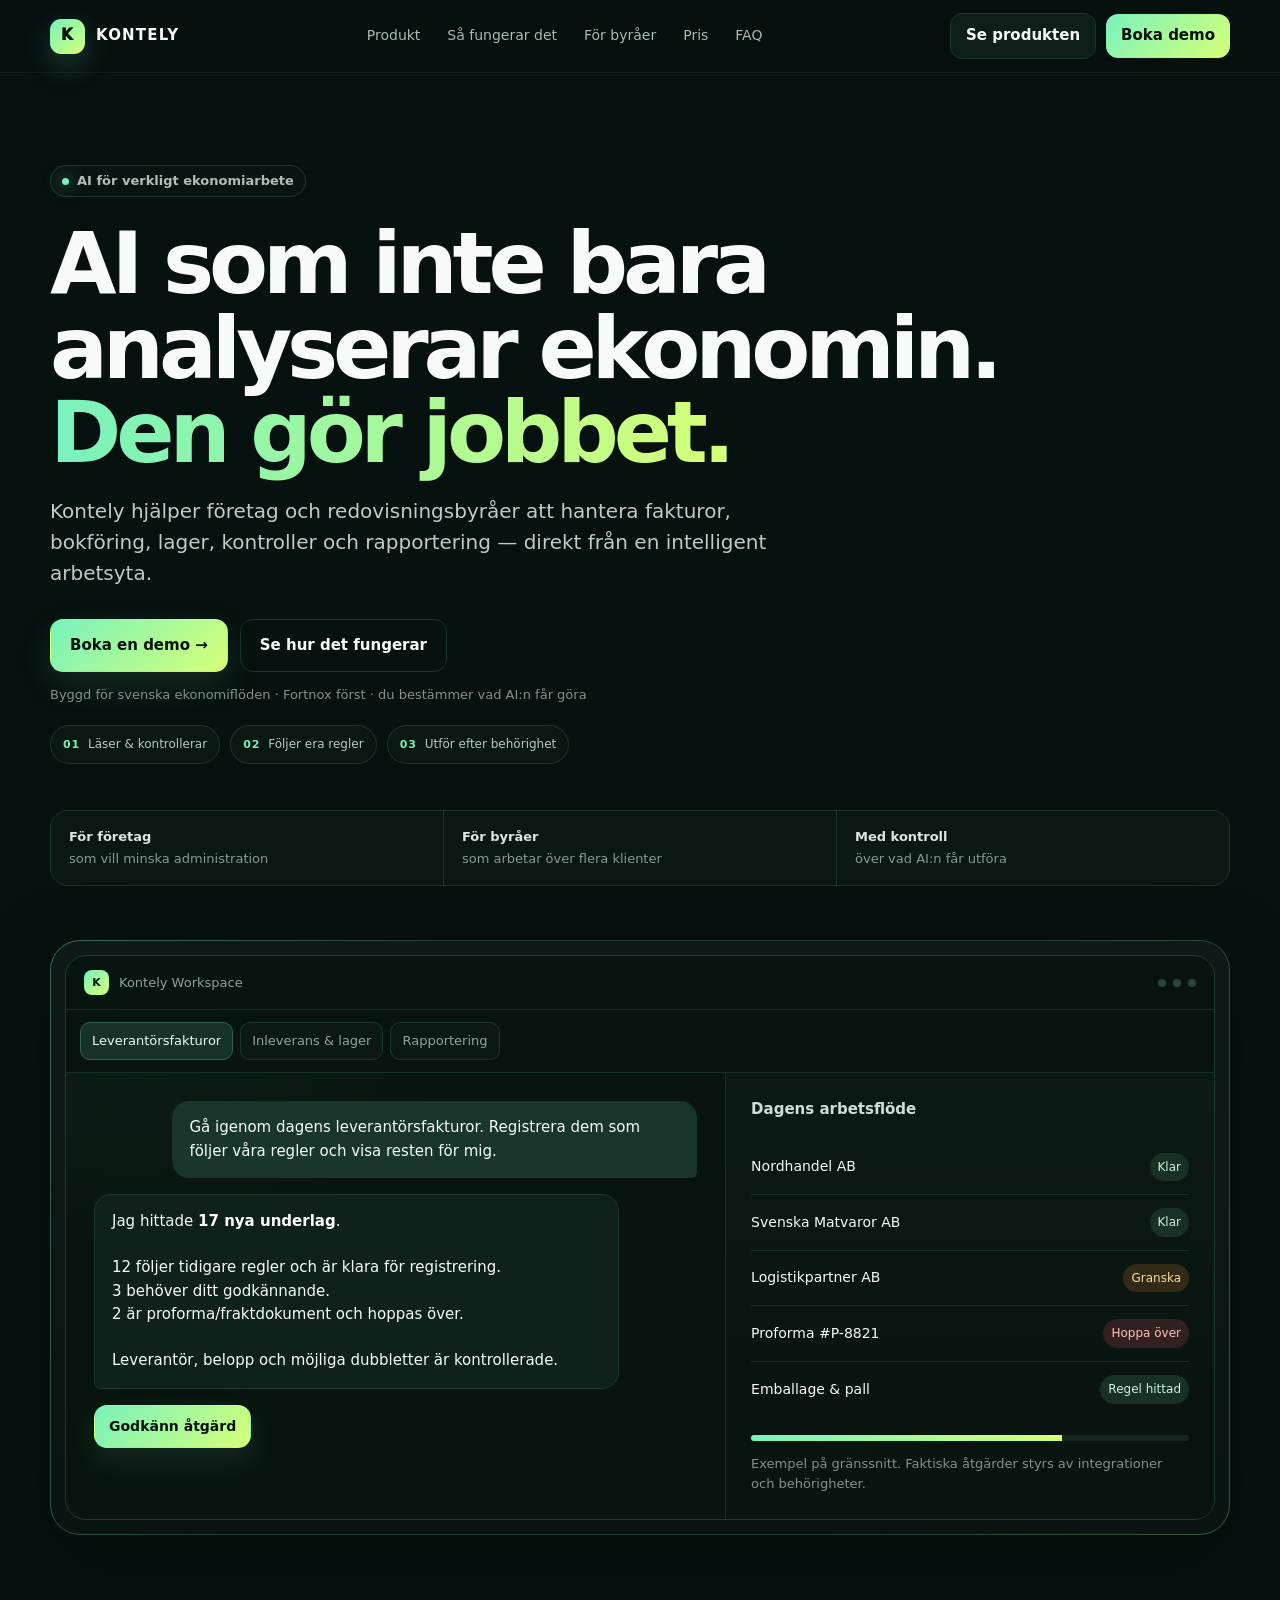
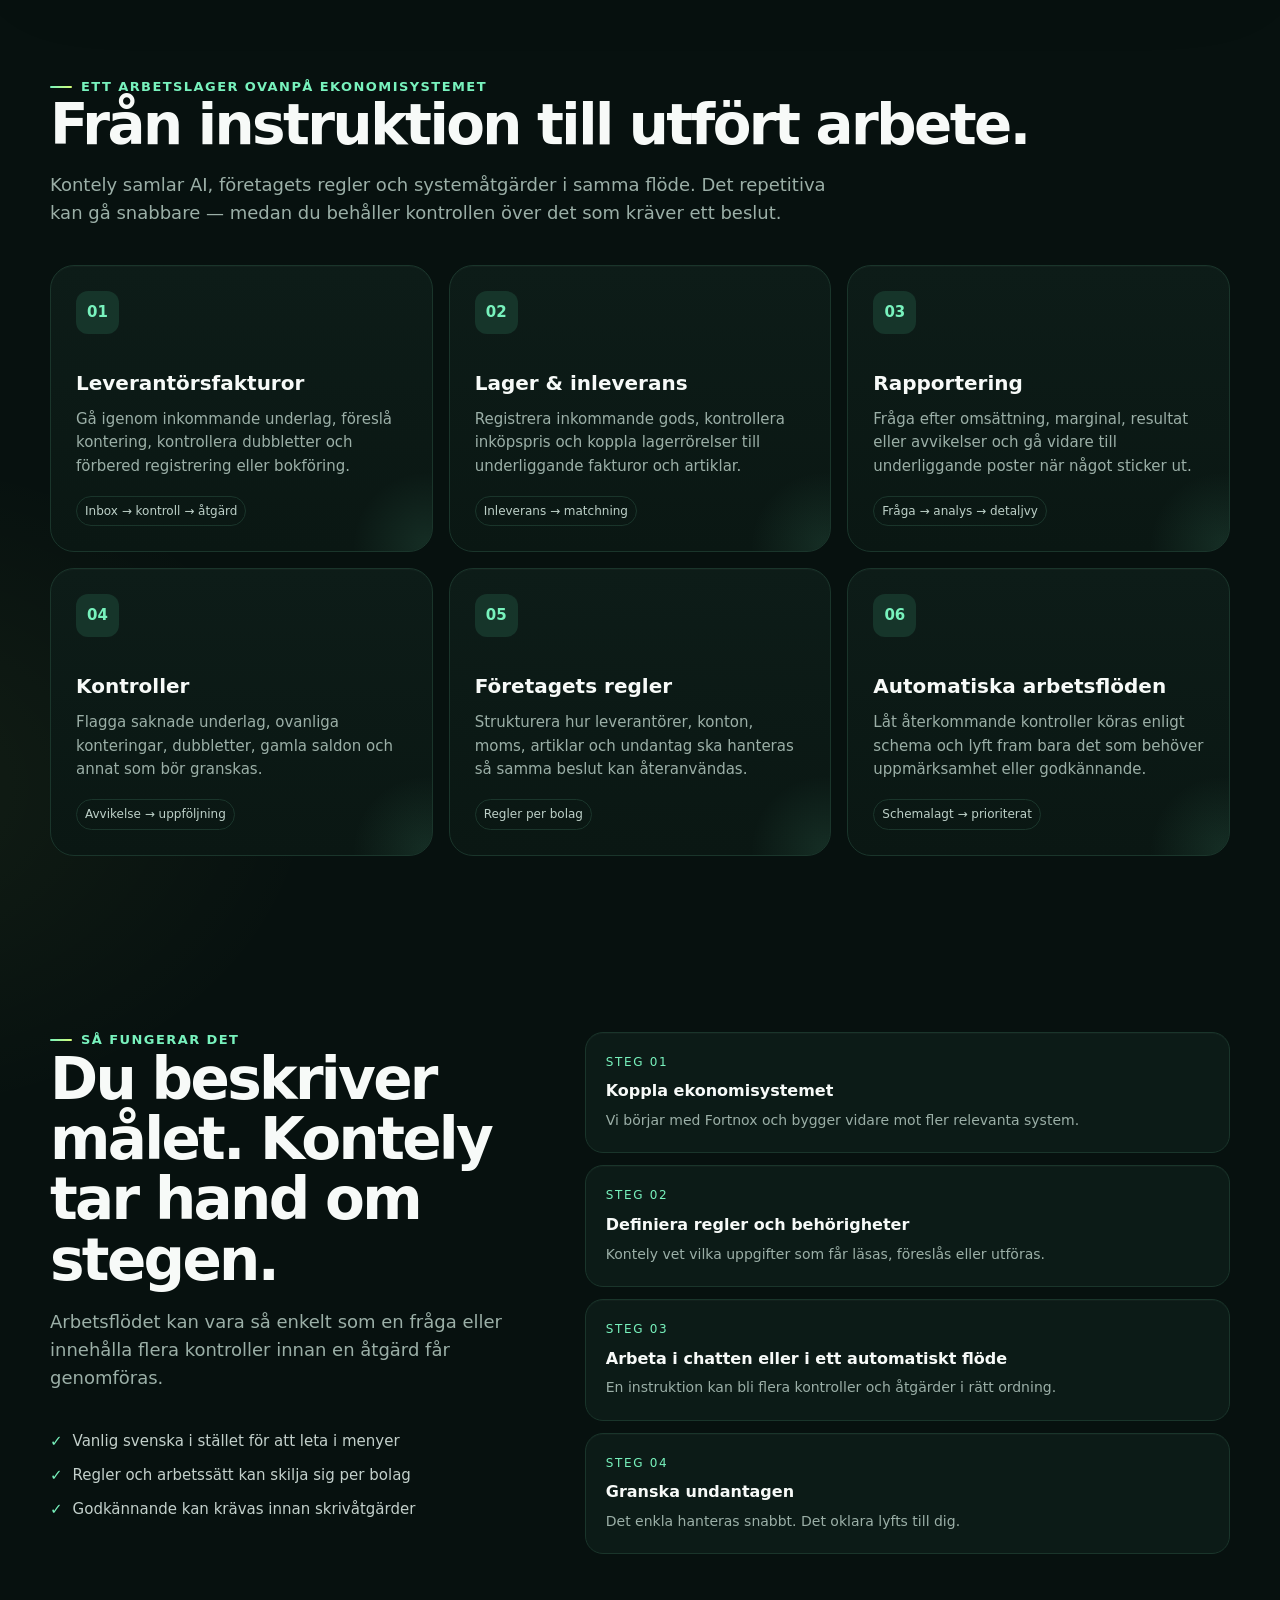
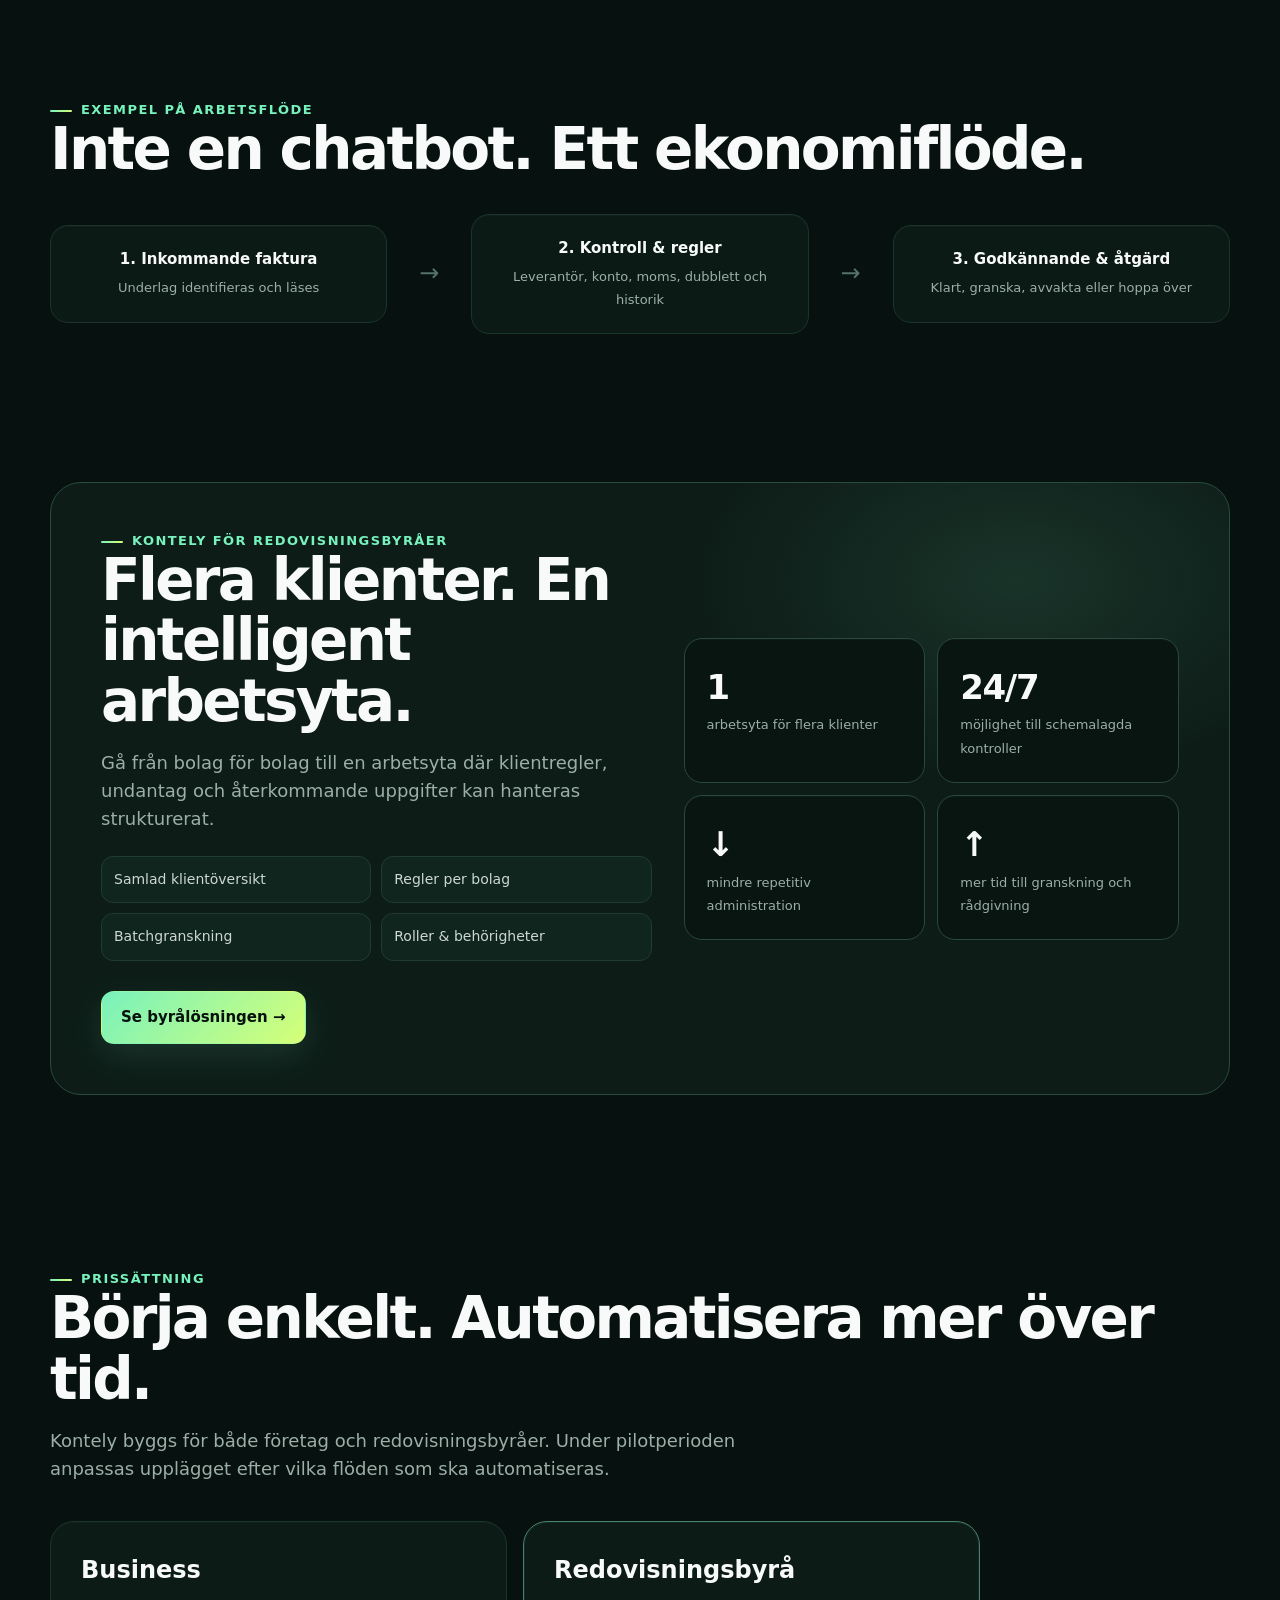
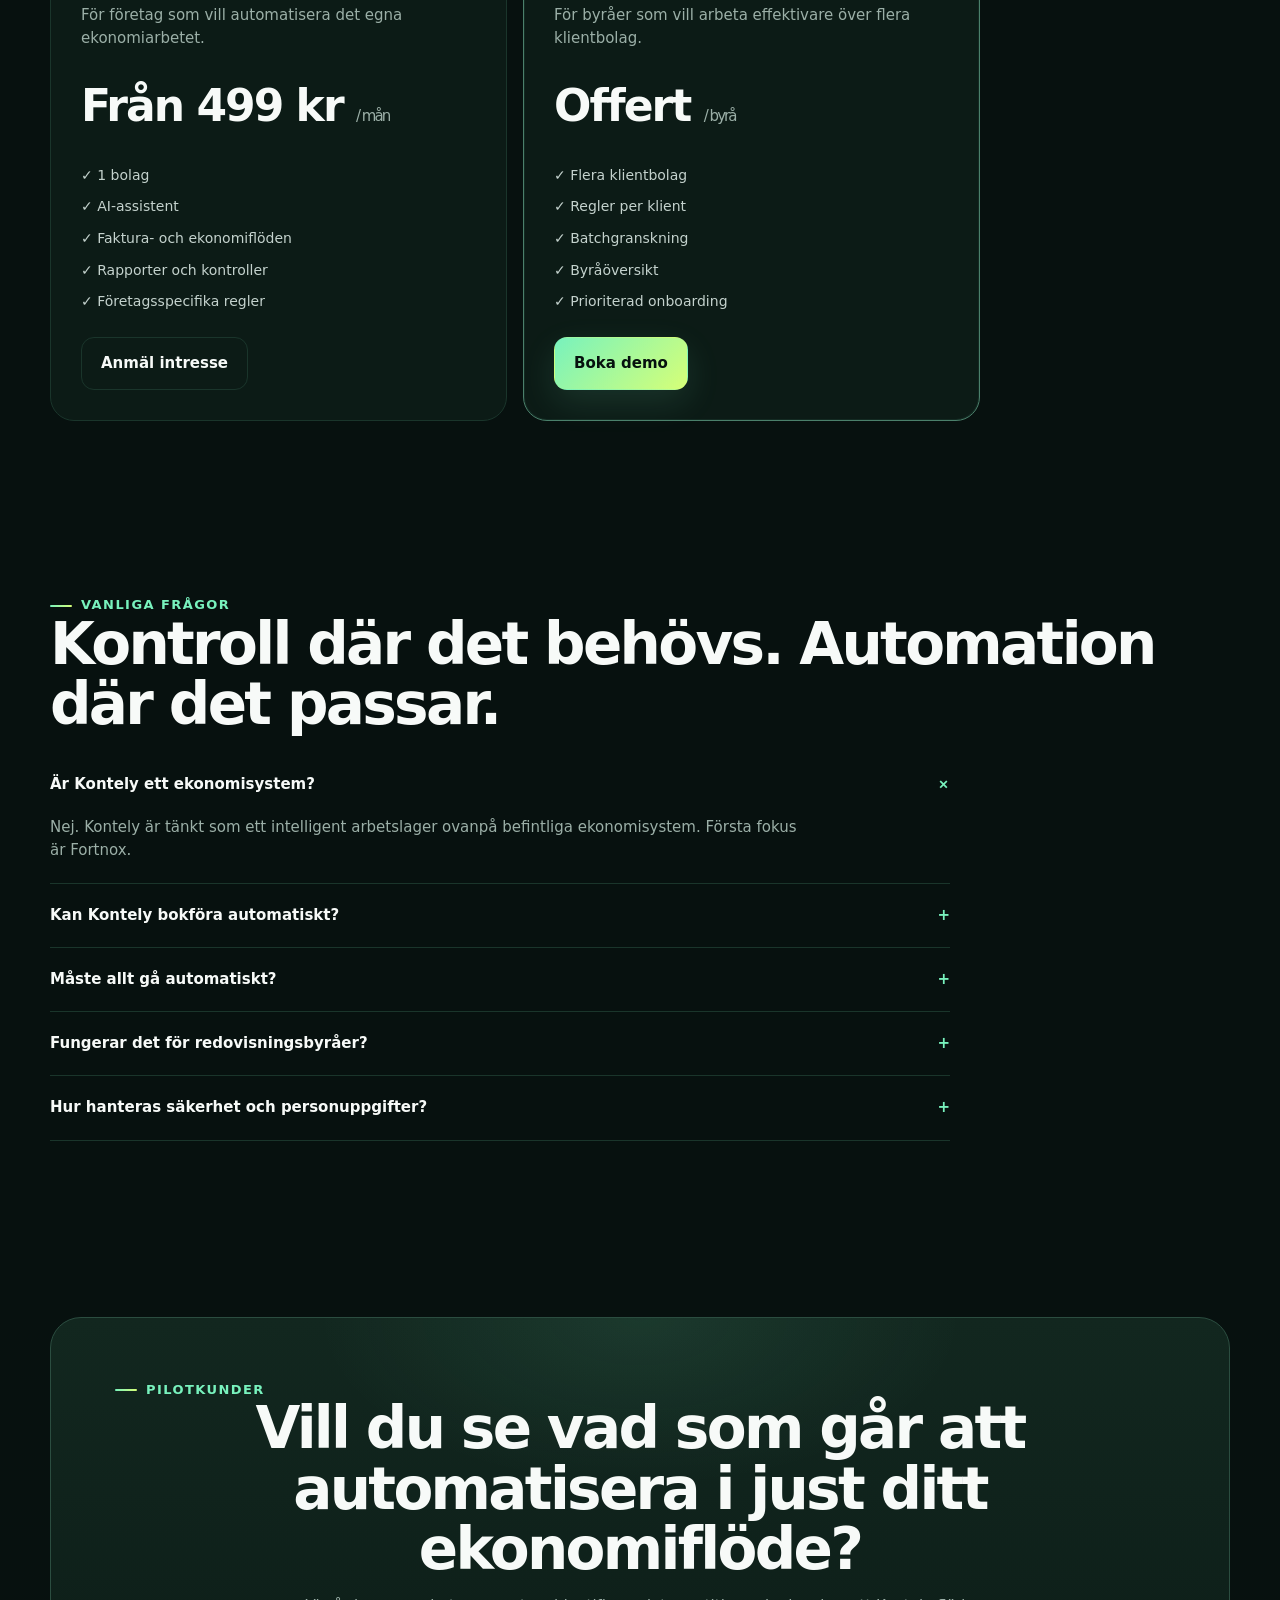
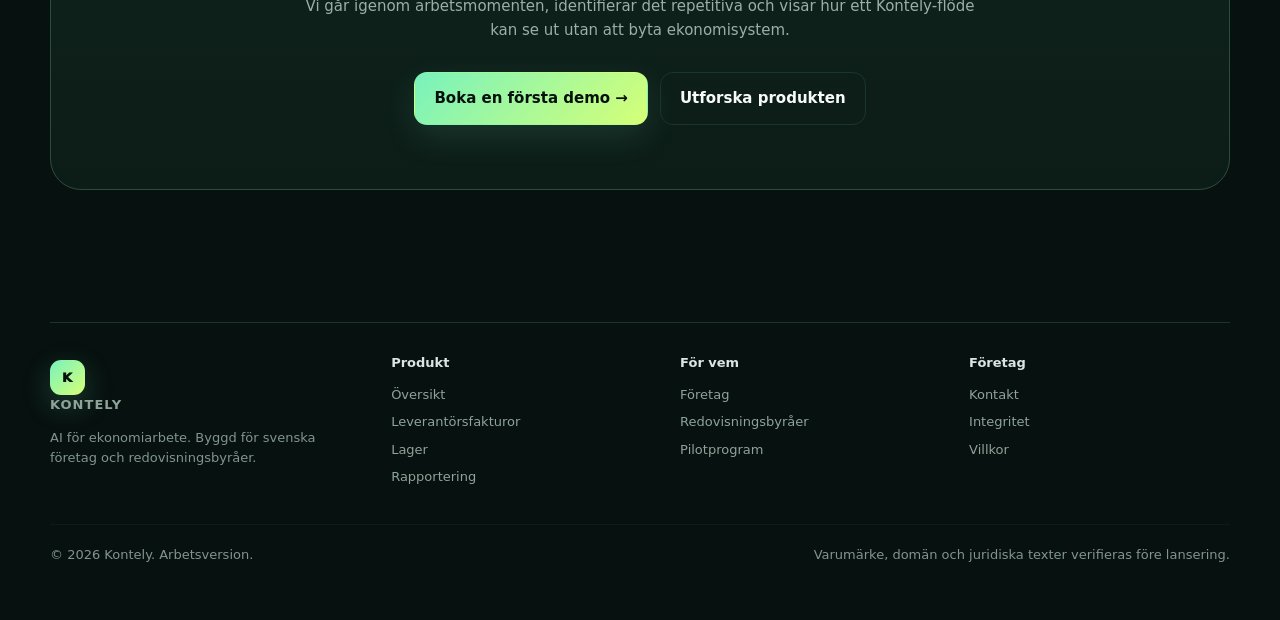
<file: index.html>
<!doctype html><html lang="sv"><head><meta charset="utf-8"><meta name="viewport" content="width=device-width,initial-scale=1"><title>Kontely — AI som gör ekonomiarbetet</title><meta name="description" content="Kontely hjälper svenska företag och redovisningsbyråer att automatisera leverantörsfakturor, lager, kontroller och rapportering med AI."><meta name="theme-color" content="#07110f"><meta property="og:title" content="Kontely — AI som gör ekonomiarbetet"><meta property="og:description" content="Från inkommande underlag till kontroll, godkännande och åtgärd — i en intelligent arbetsyta."><meta property="og:type" content="website"><link rel="icon" href="favicon.svg"><link rel="stylesheet" href="styles.css"></head><body>
<nav><div class="wrap navin"><a class="brand" href="index.html"><span class="mark">K</span><span>KONTELY</span></a><div class="links"><a href="produkt.html">Produkt</a><a href="index.html#hur">Så fungerar det</a><a href="byra.html">För byråer</a><a href="index.html#pris">Pris</a><a href="index.html#faq">FAQ</a></div><div class="nav-actions"><a class="navcta" href="produkt.html">Se produkten</a><a class="navcta primary" href="kontakt.html">Boka demo</a><button class="menu-btn" type="button" aria-label="Öppna meny" aria-expanded="false">☰</button></div></div></nav>
<main>
<section class="hero"><div class="wrap"><div class="eyebrow"><span class="dot"></span> AI för verkligt ekonomiarbete</div><h1>AI som inte bara analyserar ekonomin.<br><span class="grad">Den gör jobbet.</span></h1><p class="lead">Kontely hjälper företag och redovisningsbyråer att hantera fakturor, bokföring, lager, kontroller och rapportering — direkt från en intelligent arbetsyta.</p><div class="heroactions"><a class="btn primary" href="kontakt.html">Boka en demo →</a><a class="btn ghost" href="#demo">Se hur det fungerar</a></div><div class="micro">Byggd för svenska ekonomiflöden · Fortnox först · du bestämmer vad AI:n får göra</div><div class="hero-proof"><span><b>01</b> Läser & kontrollerar</span><span><b>02</b> Följer era regler</span><span><b>03</b> Utför efter behörighet</span></div>
<div class="trustline"><span><strong>För företag</strong> som vill minska administration</span><span><strong>För byråer</strong> som arbetar över flera klienter</span><span><strong>Med kontroll</strong> över vad AI:n får utföra</span></div>
<div class="demo" id="demo"><div class="window"><div class="bar"><div class="window-title"><span class="mini-mark">K</span><span>Kontely Workspace</span></div><span class="lights"><i></i><i></i><i></i></span></div><div class="demo-tabs"><button type="button" class="demo-tab active" onclick="setDemo('invoices',this)">Leverantörsfakturor</button><button type="button" class="demo-tab" onclick="setDemo('inventory',this)">Inleverans & lager</button><button type="button" class="demo-tab" onclick="setDemo('report',this)">Rapportering</button></div><div class="demo-grid"><div class="chat"><div class="msg user" id="demoUser">Gå igenom dagens leverantörsfakturor. Registrera dem som följer våra regler och visa resten för mig.</div><div class="msg ai" id="demoAi">Jag hittade <strong>17 nya underlag</strong>.<br><br>12 följer tidigare regler och är klara för registrering.<br>3 behöver ditt godkännande.<br>2 är proforma/fraktdokument och hoppas över.<br><br>Leverantör, belopp och möjliga dubbletter är kontrollerade.</div><button class="btn primary small" onclick="approveDemo()">Godkänn åtgärd</button><div id="approved" class="micro"></div></div><div class="status"><h3>Dagens arbetsflöde</h3><div id="demoRows"><div class="row"><span>Nordhandel AB</span><span class="pill">Klar</span></div><div class="row"><span>Svenska Matvaror AB</span><span class="pill">Klar</span></div><div class="row"><span>Logistikpartner AB</span><span class="pill warn">Granska</span></div><div class="row"><span>Proforma #P-8821</span><span class="pill skip">Hoppa över</span></div><div class="row"><span>Emballage & pall</span><span class="pill">Regel hittad</span></div></div><div class="progress"><span></span></div><div class="micro">Exempel på gränssnitt. Faktiska åtgärder styrs av integrationer och behörigheter.</div></div></div></div></div></div></section>

<section class="section" id="produkt"><div class="wrap"><div class="eyebrow">Ett arbetslager ovanpå ekonomisystemet</div><h2>Från instruktion till utfört arbete.</h2><p class="sectionintro">Kontely samlar AI, företagets regler och systemåtgärder i samma flöde. Det repetitiva kan gå snabbare — medan du behåller kontrollen över det som kräver ett beslut.</p><div class="grid3"><article class="card feature-card"><div class="icon">01</div><h3>Leverantörsfakturor</h3><p>Gå igenom inkommande underlag, föreslå kontering, kontrollera dubbletter och förbered registrering eller bokföring.</p><span class="tag">Inbox → kontroll → åtgärd</span></article><article class="card feature-card"><div class="icon">02</div><h3>Lager & inleverans</h3><p>Registrera inkommande gods, kontrollera inköpspris och koppla lagerrörelser till underliggande fakturor och artiklar.</p><span class="tag">Inleverans → matchning</span></article><article class="card feature-card"><div class="icon">03</div><h3>Rapportering</h3><p>Fråga efter omsättning, marginal, resultat eller avvikelser och gå vidare till underliggande poster när något sticker ut.</p><span class="tag">Fråga → analys → detaljvy</span></article><article class="card feature-card"><div class="icon">04</div><h3>Kontroller</h3><p>Flagga saknade underlag, ovanliga konteringar, dubbletter, gamla saldon och annat som bör granskas.</p><span class="tag">Avvikelse → uppföljning</span></article><article class="card feature-card"><div class="icon">05</div><h3>Företagets regler</h3><p>Strukturera hur leverantörer, konton, moms, artiklar och undantag ska hanteras så samma beslut kan återanvändas.</p><span class="tag">Regler per bolag</span></article><article class="card feature-card"><div class="icon">06</div><h3>Automatiska arbetsflöden</h3><p>Låt återkommande kontroller köras enligt schema och lyft fram bara det som behöver uppmärksamhet eller godkännande.</p><span class="tag">Schemalagt → prioriterat</span></article></div></div></section>

<section class="section" id="hur"><div class="wrap split"><div><div class="eyebrow">Så fungerar det</div><h2>Du beskriver målet. Kontely tar hand om stegen.</h2><p class="sectionintro">Arbetsflödet kan vara så enkelt som en fråga eller innehålla flera kontroller innan en åtgärd får genomföras.</p><div class="checklist"><div class="check"><i>✓</i><span>Vanlig svenska i stället för att leta i menyer</span></div><div class="check"><i>✓</i><span>Regler och arbetssätt kan skilja sig per bolag</span></div><div class="check"><i>✓</i><span>Godkännande kan krävas innan skrivåtgärder</span></div></div></div><div class="steps"><div class="step"><div class="number">Steg 01</div><b>Koppla ekonomisystemet</b><span>Vi börjar med Fortnox och bygger vidare mot fler relevanta system.</span></div><div class="step"><div class="number">Steg 02</div><b>Definiera regler och behörigheter</b><span>Kontely vet vilka uppgifter som får läsas, föreslås eller utföras.</span></div><div class="step"><div class="number">Steg 03</div><b>Arbeta i chatten eller i ett automatiskt flöde</b><span>En instruktion kan bli flera kontroller och åtgärder i rätt ordning.</span></div><div class="step"><div class="number">Steg 04</div><b>Granska undantagen</b><span>Det enkla hanteras snabbt. Det oklara lyfts till dig.</span></div></div></div></section>

<section class="section tight"><div class="wrap"><div class="eyebrow">Exempel på arbetsflöde</div><h2>Inte en chatbot. Ett ekonomiflöde.</h2><div class="workflow"><div class="node"><b>1. Inkommande faktura</b><span>Underlag identifieras och läses</span></div><div class="arrow">→</div><div class="node"><b>2. Kontroll & regler</b><span>Leverantör, konto, moms, dubblett och historik</span></div><div class="arrow">→</div><div class="node"><b>3. Godkännande & åtgärd</b><span>Klart, granska, avvakta eller hoppa över</span></div></div></div></section>

<section class="section" id="byra"><div class="wrap"><div class="agency"><div><div class="eyebrow">Kontely för redovisningsbyråer</div><h2>Flera klienter. En intelligent arbetsyta.</h2><p class="sectionintro" style="margin-bottom:0">Gå från bolag för bolag till en arbetsyta där klientregler, undantag och återkommande uppgifter kan hanteras strukturerat.</p><div class="bullets"><div class="bullet">Samlad klientöversikt</div><div class="bullet">Regler per bolag</div><div class="bullet">Batchgranskning</div><div class="bullet">Roller & behörigheter</div></div><div class="heroactions"><a class="btn primary" href="byra.html">Se byrålösningen →</a></div></div><div class="metricbox"><div class="metric"><strong>1</strong><span>arbetsyta för flera klienter</span></div><div class="metric"><strong>24/7</strong><span>möjlighet till schemalagda kontroller</span></div><div class="metric"><strong>↓</strong><span>mindre repetitiv administration</span></div><div class="metric"><strong>↑</strong><span>mer tid till granskning och rådgivning</span></div></div></div></div></section>

<section class="section" id="pris"><div class="wrap"><div class="eyebrow">Prissättning</div><h2>Börja enkelt. Automatisera mer över tid.</h2><p class="sectionintro">Kontely byggs för både företag och redovisningsbyråer. Under pilotperioden anpassas upplägget efter vilka flöden som ska automatiseras.</p><div class="pricing"><div class="price"><h3>Business</h3><p>För företag som vill automatisera det egna ekonomiarbetet.</p><div class="amount">Från 499 kr <small>/ mån</small></div><div class="list"><div>✓ 1 bolag</div><div>✓ AI-assistent</div><div>✓ Faktura- och ekonomiflöden</div><div>✓ Rapporter och kontroller</div><div>✓ Företagsspecifika regler</div></div><a href="kontakt.html" class="btn ghost">Anmäl intresse</a></div><div class="price featured"><h3>Redovisningsbyrå</h3><p>För byråer som vill arbeta effektivare över flera klientbolag.</p><div class="amount">Offert <small>/ byrå</small></div><div class="list"><div>✓ Flera klientbolag</div><div>✓ Regler per klient</div><div>✓ Batchgranskning</div><div>✓ Byråöversikt</div><div>✓ Prioriterad onboarding</div></div><a href="kontakt.html" class="btn primary">Boka demo</a></div></div></div></section>

<section class="section" id="faq"><div class="wrap"><div class="eyebrow">Vanliga frågor</div><h2>Kontroll där det behövs. Automation där det passar.</h2><div class="faq"><div class="faq-item open"><button type="button" class="faq-q"><span>Är Kontely ett ekonomisystem?</span><span>+</span></button><div class="faq-a">Nej. Kontely är tänkt som ett intelligent arbetslager ovanpå befintliga ekonomisystem. Första fokus är Fortnox.</div></div><div class="faq-item"><button type="button" class="faq-q"><span>Kan Kontely bokföra automatiskt?</span><span>+</span></button><div class="faq-a">Målet är att stödja både förslag, registrering och automatiserade åtgärder där integrationen och kundens behörigheter tillåter det. Exakt nivå konfigureras per arbetsflöde.</div></div><div class="faq-item"><button type="button" class="faq-q"><span>Måste allt gå automatiskt?</span><span>+</span></button><div class="faq-a">Nej. Tvärtom kan Kontely byggas så att vissa steg alltid kräver godkännande medan enklare kontroller och läsningar går automatiskt.</div></div><div class="faq-item"><button type="button" class="faq-q"><span>Fungerar det för redovisningsbyråer?</span><span>+</span></button><div class="faq-a">Ja, byråspåret är centralt: flera klientbolag, separata regler och en gemensam arbetsyta är en av de viktigaste produktidéerna.</div></div><div class="faq-item"><button type="button" class="faq-q"><span>Hur hanteras säkerhet och personuppgifter?</span><span>+</span></button><div class="faq-a">Den slutliga lösningen behöver dokumenterade behörigheter, loggning, databehandling, personuppgiftsbiträdesavtal och tekniska säkerhetsrutiner. De delarna färdigställs innan skarp lansering.</div></div></div></div></section>

<section class="section"><div class="wrap"><div class="cta"><div class="eyebrow">Pilotkunder</div><h2>Vill du se vad som går att automatisera i just ditt ekonomiflöde?</h2><p>Vi går igenom arbetsmomenten, identifierar det repetitiva och visar hur ett Kontely-flöde kan se ut utan att byta ekonomisystem.</p><div class="heroactions" style="justify-content:center"><a class="btn primary" href="kontakt.html">Boka en första demo →</a><a class="btn ghost" href="produkt.html">Utforska produkten</a></div></div></div></section>
</main>
<footer class="footer"><div class="wrap"><div class="foot"><div class="foot-brand"><a class="brand" href="index.html"><span class="mark">K</span><span>KONTELY</span></a><p>AI för ekonomiarbete. Byggd för svenska företag och redovisningsbyråer.</p></div><div><h4>Produkt</h4><a href="produkt.html">Översikt</a><a href="produkt.html#fakturor">Leverantörsfakturor</a><a href="produkt.html#lager">Lager</a><a href="produkt.html#rapportering">Rapportering</a></div><div><h4>För vem</h4><a href="index.html#pris">Företag</a><a href="byra.html">Redovisningsbyråer</a><a href="kontakt.html">Pilotprogram</a></div><div><h4>Företag</h4><a href="kontakt.html">Kontakt</a><a href="integritet.html">Integritet</a><a href="villkor.html">Villkor</a></div></div><div class="copyright"><span>© 2026 Kontely. Arbetsversion.</span><span>Varumärke, domän och juridiska texter verifieras före lansering.</span></div></div></footer><script src="app.js"></script></body></html>
</file>
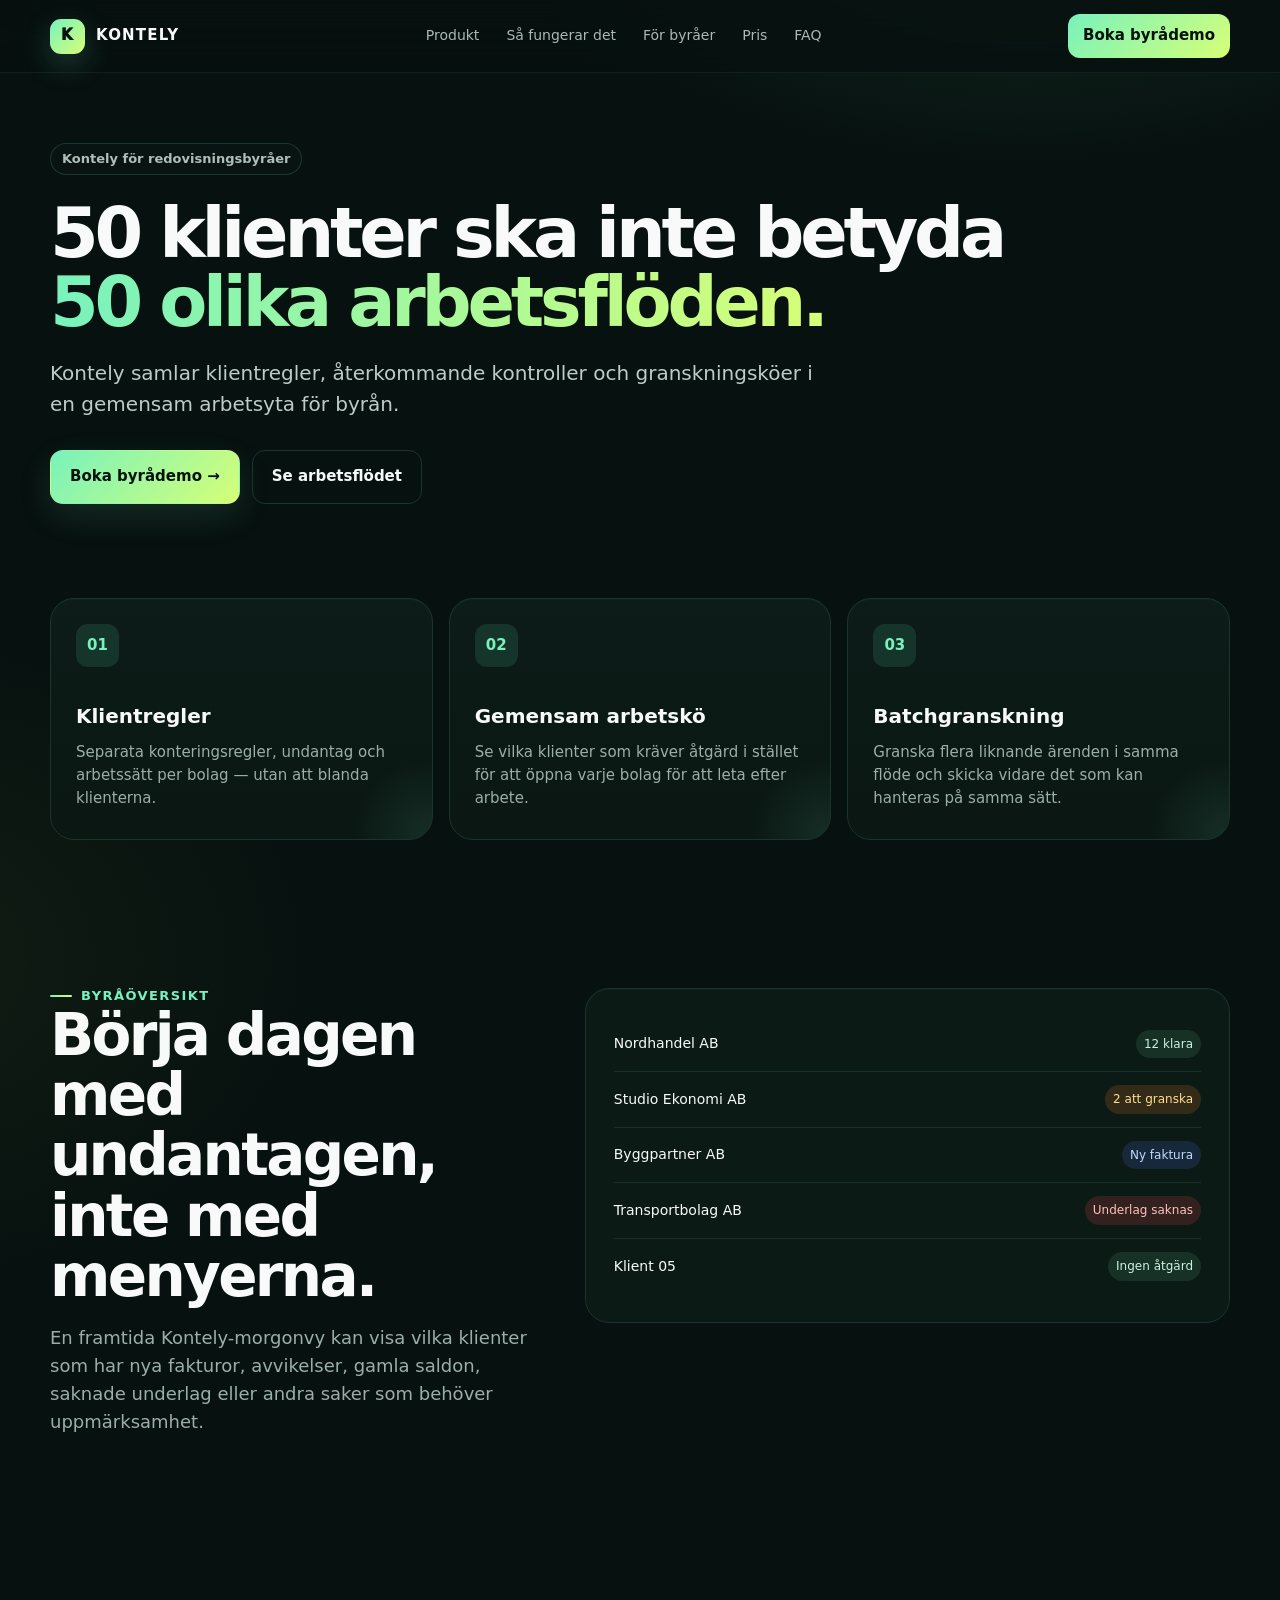
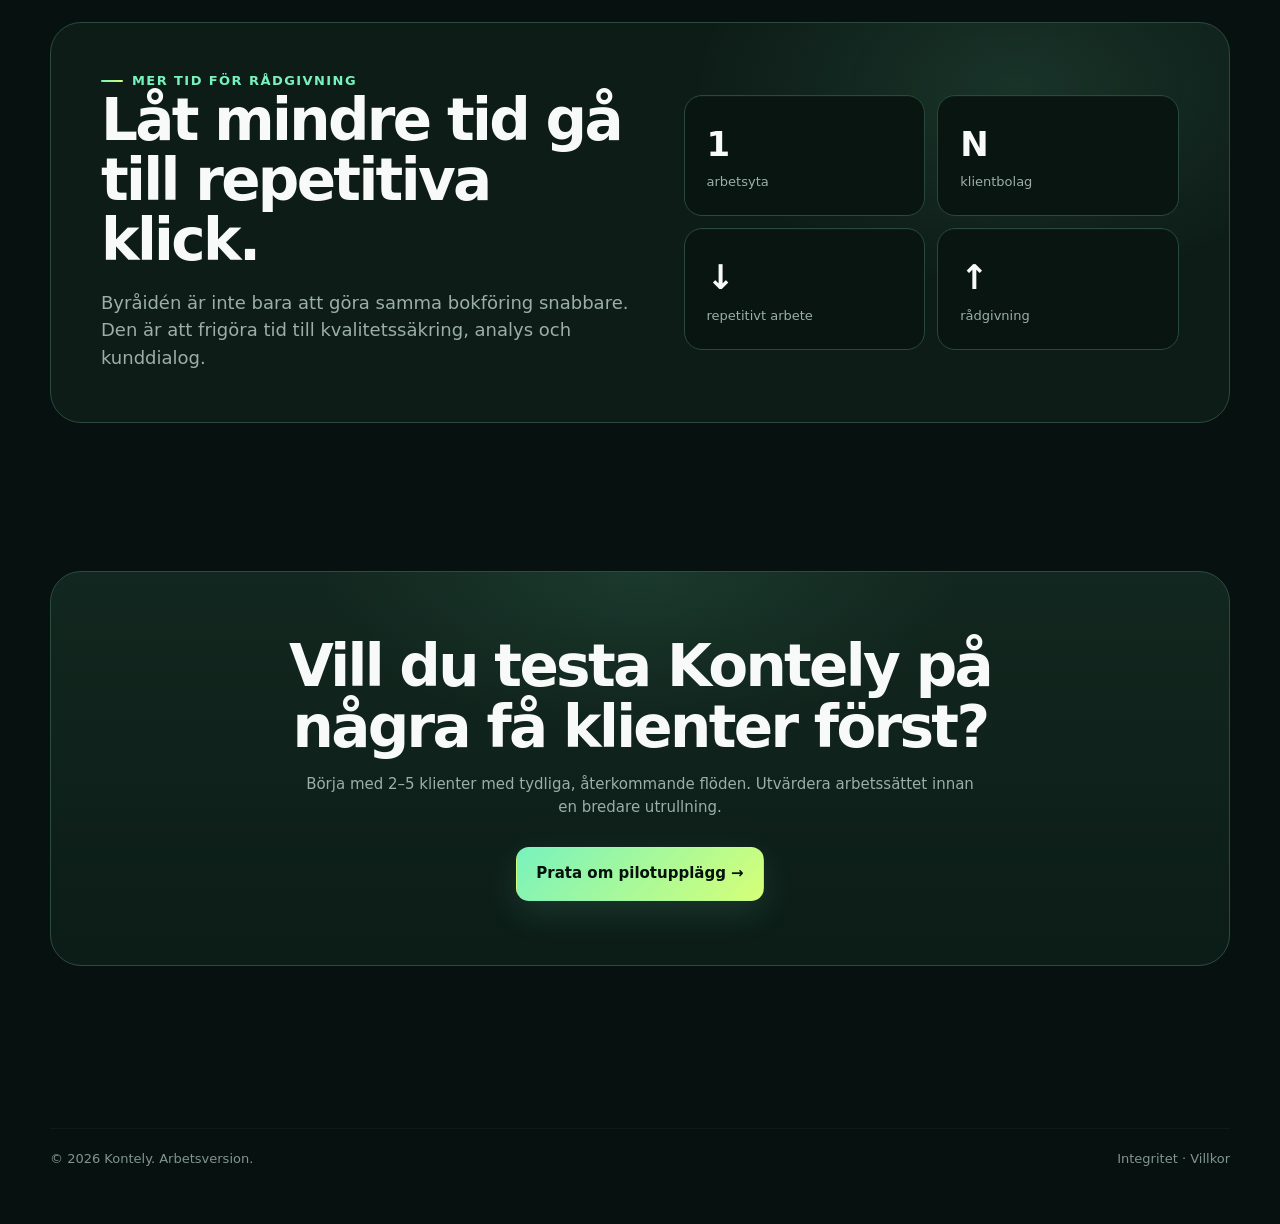
<file: byra.html>
<!doctype html><html lang="sv"><head><meta charset="utf-8"><meta name="viewport" content="width=device-width,initial-scale=1"><meta name="theme-color" content="#07110f"><title>För redovisningsbyråer — Kontely</title><meta name="description" content="Kontely för redovisningsbyråer: flera klienter, regler per bolag, batchgranskning och AI-stödda ekonomiflöden."><link rel="icon" href="favicon.svg"><link rel="stylesheet" href="styles.css"></head><body>
<nav><div class="wrap navin"><a class="brand" href="index.html"><span class="mark">K</span><span>KONTELY</span></a><div class="links"><a href="produkt.html">Produkt</a><a href="index.html#hur">Så fungerar det</a><a href="byra.html">För byråer</a><a href="index.html#pris">Pris</a><a href="index.html#faq">FAQ</a></div><div class="nav-actions"><a class="navcta primary" href="kontakt.html">Boka byrådemo</a></div></div></nav>
<main><section class="hero compact"><div class="wrap"><div class="eyebrow">Kontely för redovisningsbyråer</div><h1>50 klienter ska inte betyda <span class="grad">50 olika arbetsflöden.</span></h1><p class="lead">Kontely samlar klientregler, återkommande kontroller och granskningsköer i en gemensam arbetsyta för byrån.</p><div class="heroactions"><a class="btn primary" href="kontakt.html">Boka byrådemo →</a><a class="btn ghost" href="#byraflode">Se arbetsflödet</a></div></div></section>
<section class="section tight" id="byraflode"><div class="wrap"><div class="grid3"><article class="card feature-card"><div class="icon">01</div><h3>Klientregler</h3><p>Separata konteringsregler, undantag och arbetssätt per bolag — utan att blanda klienterna.</p></article><article class="card feature-card"><div class="icon">02</div><h3>Gemensam arbetskö</h3><p>Se vilka klienter som kräver åtgärd i stället för att öppna varje bolag för att leta efter arbete.</p></article><article class="card feature-card"><div class="icon">03</div><h3>Batchgranskning</h3><p>Granska flera liknande ärenden i samma flöde och skicka vidare det som kan hanteras på samma sätt.</p></article></div></div></section>
<section class="section"><div class="wrap split"><div><div class="eyebrow">Byråöversikt</div><h2>Börja dagen med undantagen, inte med menyerna.</h2><p class="sectionintro">En framtida Kontely-morgonvy kan visa vilka klienter som har nya fakturor, avvikelser, gamla saldon, saknade underlag eller andra saker som behöver uppmärksamhet.</p></div><div class="page-card"><div class="row"><span>Nordhandel AB</span><span class="pill">12 klara</span></div><div class="row"><span>Studio Ekonomi AB</span><span class="pill warn">2 att granska</span></div><div class="row"><span>Byggpartner AB</span><span class="pill info">Ny faktura</span></div><div class="row"><span>Transportbolag AB</span><span class="pill skip">Underlag saknas</span></div><div class="row"><span>Klient 05</span><span class="pill">Ingen åtgärd</span></div></div></div></section>
<section class="section tight"><div class="wrap"><div class="agency"><div><div class="eyebrow">Mer tid för rådgivning</div><h2>Låt mindre tid gå till repetitiva klick.</h2><p class="sectionintro" style="margin-bottom:0">Byråidén är inte bara att göra samma bokföring snabbare. Den är att frigöra tid till kvalitetssäkring, analys och kunddialog.</p></div><div class="metricbox"><div class="metric"><strong>1</strong><span>arbetsyta</span></div><div class="metric"><strong>N</strong><span>klientbolag</span></div><div class="metric"><strong>↓</strong><span>repetitivt arbete</span></div><div class="metric"><strong>↑</strong><span>rådgivning</span></div></div></div></div></section>
<section class="section"><div class="wrap"><div class="cta"><h2>Vill du testa Kontely på några få klienter först?</h2><p>Börja med 2–5 klienter med tydliga, återkommande flöden. Utvärdera arbetssättet innan en bredare utrullning.</p><a class="btn primary" href="kontakt.html">Prata om pilotupplägg →</a></div></div></section></main>
<footer class="footer"><div class="wrap"><div class="copyright"><span>© 2026 Kontely. Arbetsversion.</span><span><a href="integritet.html">Integritet</a> · <a href="villkor.html">Villkor</a></span></div></div></footer><script src="app.js"></script></body></html>
</file>
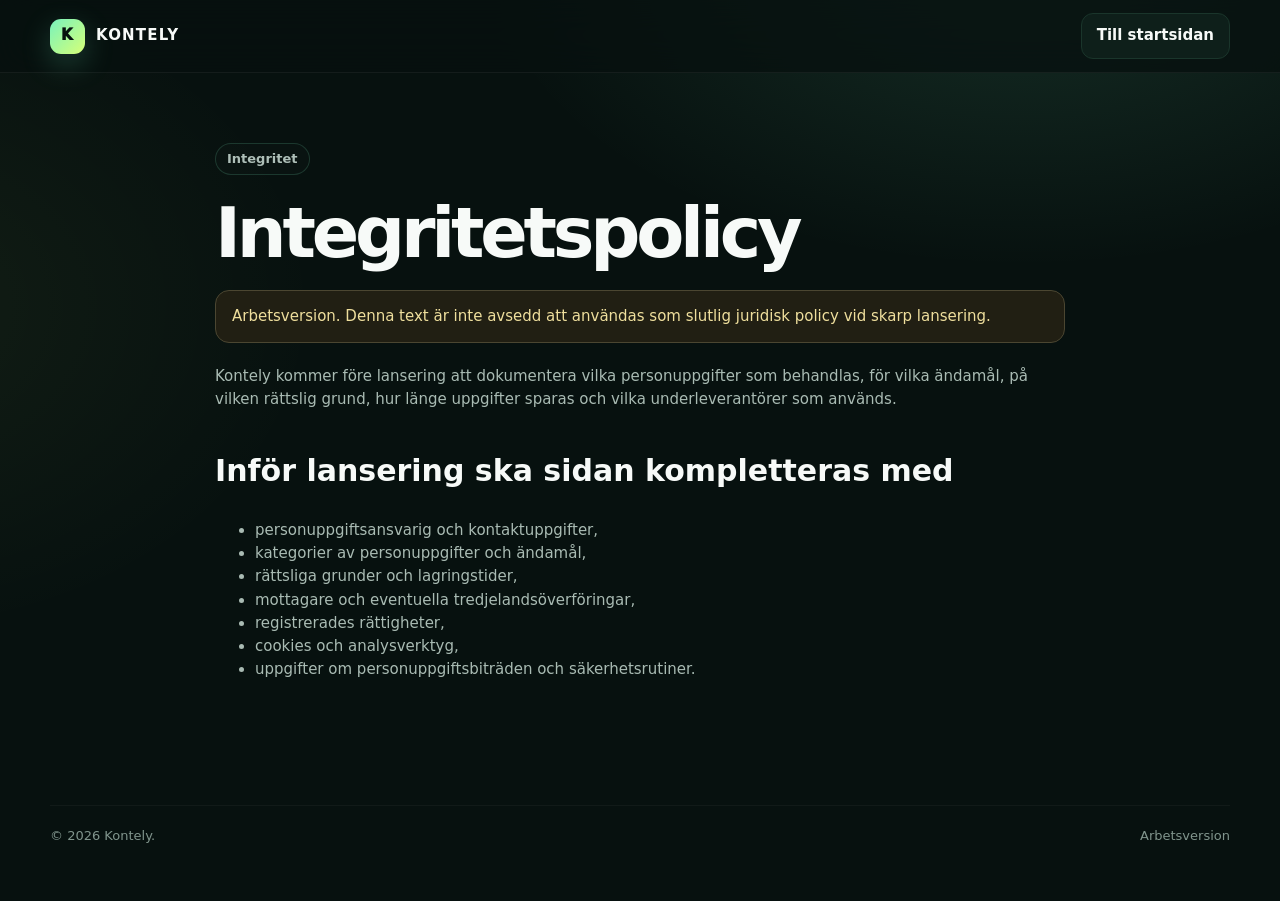
<file: integritet.html>
<!doctype html><html lang="sv"><head><meta charset="utf-8"><meta name="viewport" content="width=device-width,initial-scale=1"><meta name="theme-color" content="#07110f"><title>Integritet — Kontely</title><meta name="description" content="Information om integritet och personuppgiftshantering för Kontely."><link rel="icon" href="favicon.svg"><link rel="stylesheet" href="styles.css"></head><body><nav><div class="wrap navin"><a class="brand" href="index.html"><span class="mark">K</span><span>KONTELY</span></a><div class="nav-actions"><a class="navcta" href="index.html">Till startsidan</a></div></div></nav><main><section class="hero compact"><div class="wrap legal"><div class="eyebrow">Integritet</div><h1>Integritetspolicy</h1><div class="notice">Arbetsversion. Denna text är inte avsedd att användas som slutlig juridisk policy vid skarp lansering.</div><p>Kontely kommer före lansering att dokumentera vilka personuppgifter som behandlas, för vilka ändamål, på vilken rättslig grund, hur länge uppgifter sparas och vilka underleverantörer som används.</p><h2>Inför lansering ska sidan kompletteras med</h2><ul><li>personuppgiftsansvarig och kontaktuppgifter,</li><li>kategorier av personuppgifter och ändamål,</li><li>rättsliga grunder och lagringstider,</li><li>mottagare och eventuella tredjelandsöverföringar,</li><li>registrerades rättigheter,</li><li>cookies och analysverktyg,</li><li>uppgifter om personuppgiftsbiträden och säkerhetsrutiner.</li></ul></div></section></main><footer class="footer"><div class="wrap"><div class="copyright"><span>© 2026 Kontely.</span><span>Arbetsversion</span></div></div></footer></body></html>
</file>
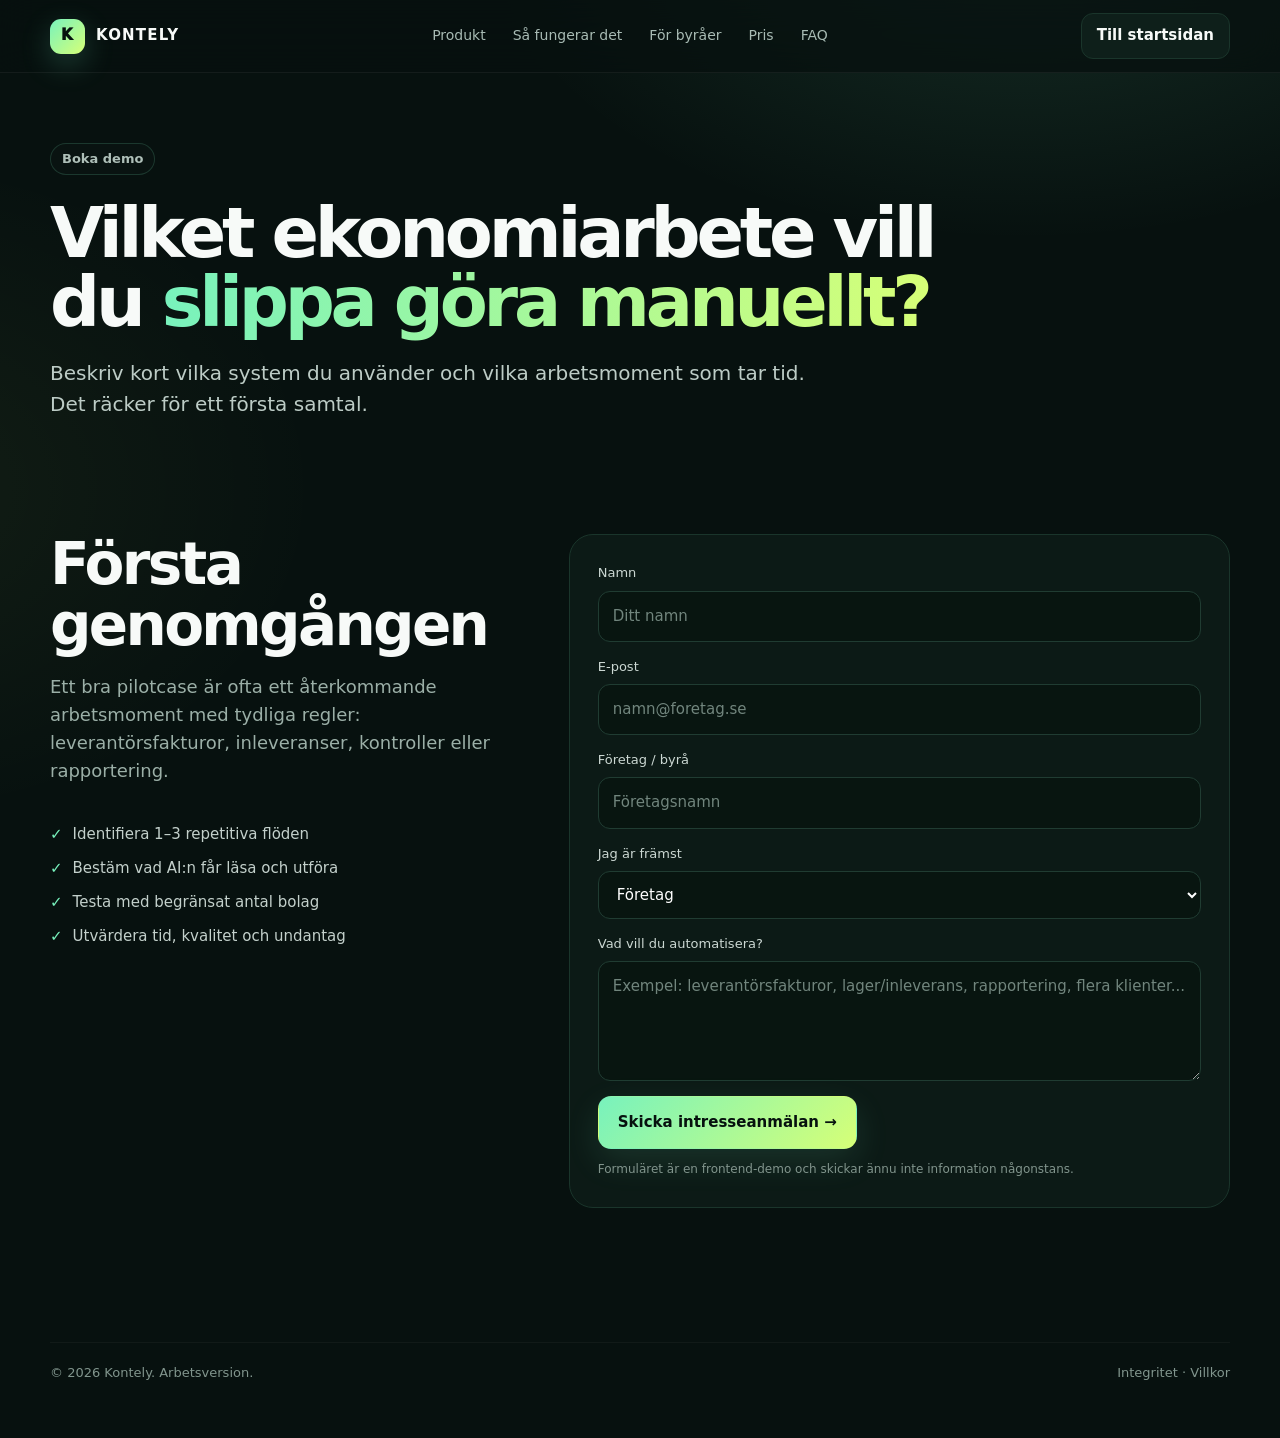
<file: kontakt.html>
<!doctype html><html lang="sv"><head><meta charset="utf-8"><meta name="viewport" content="width=device-width,initial-scale=1"><meta name="theme-color" content="#07110f"><title>Boka demo — Kontely</title><meta name="description" content="Boka en demo av Kontely och diskutera vilka ekonomiflöden som går att automatisera."><link rel="icon" href="favicon.svg"><link rel="stylesheet" href="styles.css"></head><body>
<nav><div class="wrap navin"><a class="brand" href="index.html"><span class="mark">K</span><span>KONTELY</span></a><div class="links"><a href="produkt.html">Produkt</a><a href="index.html#hur">Så fungerar det</a><a href="byra.html">För byråer</a><a href="index.html#pris">Pris</a><a href="index.html#faq">FAQ</a></div><div class="nav-actions"><a class="navcta" href="index.html">Till startsidan</a></div></div></nav>
<main><section class="hero compact"><div class="wrap"><div class="eyebrow">Boka demo</div><h1>Vilket ekonomiarbete vill du <span class="grad">slippa göra manuellt?</span></h1><p class="lead">Beskriv kort vilka system du använder och vilka arbetsmoment som tar tid. Det räcker för ett första samtal.</p></div></section>
<section class="section tight"><div class="wrap form-wrap"><div><h2>Första genomgången</h2><p class="sectionintro">Ett bra pilotcase är ofta ett återkommande arbetsmoment med tydliga regler: leverantörsfakturor, inleveranser, kontroller eller rapportering.</p><div class="checklist"><div class="check"><i>✓</i><span>Identifiera 1–3 repetitiva flöden</span></div><div class="check"><i>✓</i><span>Bestäm vad AI:n får läsa och utföra</span></div><div class="check"><i>✓</i><span>Testa med begränsat antal bolag</span></div><div class="check"><i>✓</i><span>Utvärdera tid, kvalitet och undantag</span></div></div></div><form class="form-card" onsubmit="return fakeSubmit(event)"><div class="field"><label for="name">Namn</label><input id="name" name="name" autocomplete="name" required placeholder="Ditt namn"></div><div class="field"><label for="email">E-post</label><input id="email" name="email" type="email" autocomplete="email" required placeholder="namn@foretag.se"></div><div class="field"><label for="company">Företag / byrå</label><input id="company" name="company" autocomplete="organization" placeholder="Företagsnamn"></div><div class="field"><label for="role">Jag är främst</label><select id="role" name="role"><option>Företag</option><option>Redovisningsbyrå</option><option>Ekonomikonsult</option><option>Annat</option></select></div><div class="field"><label for="message">Vad vill du automatisera?</label><textarea id="message" name="message" placeholder="Exempel: leverantörsfakturor, lager/inleverans, rapportering, flera klienter..."></textarea></div><button class="btn primary" type="submit">Skicka intresseanmälan →</button><div class="form-note">Formuläret är en frontend-demo och skickar ännu inte information någonstans.</div><div class="success" id="formSuccess" role="status" aria-live="polite"></div></form></div></section></main>
<footer class="footer"><div class="wrap"><div class="copyright"><span>© 2026 Kontely. Arbetsversion.</span><span><a href="integritet.html">Integritet</a> · <a href="villkor.html">Villkor</a></span></div></div></footer><script src="app.js"></script></body></html>
</file>
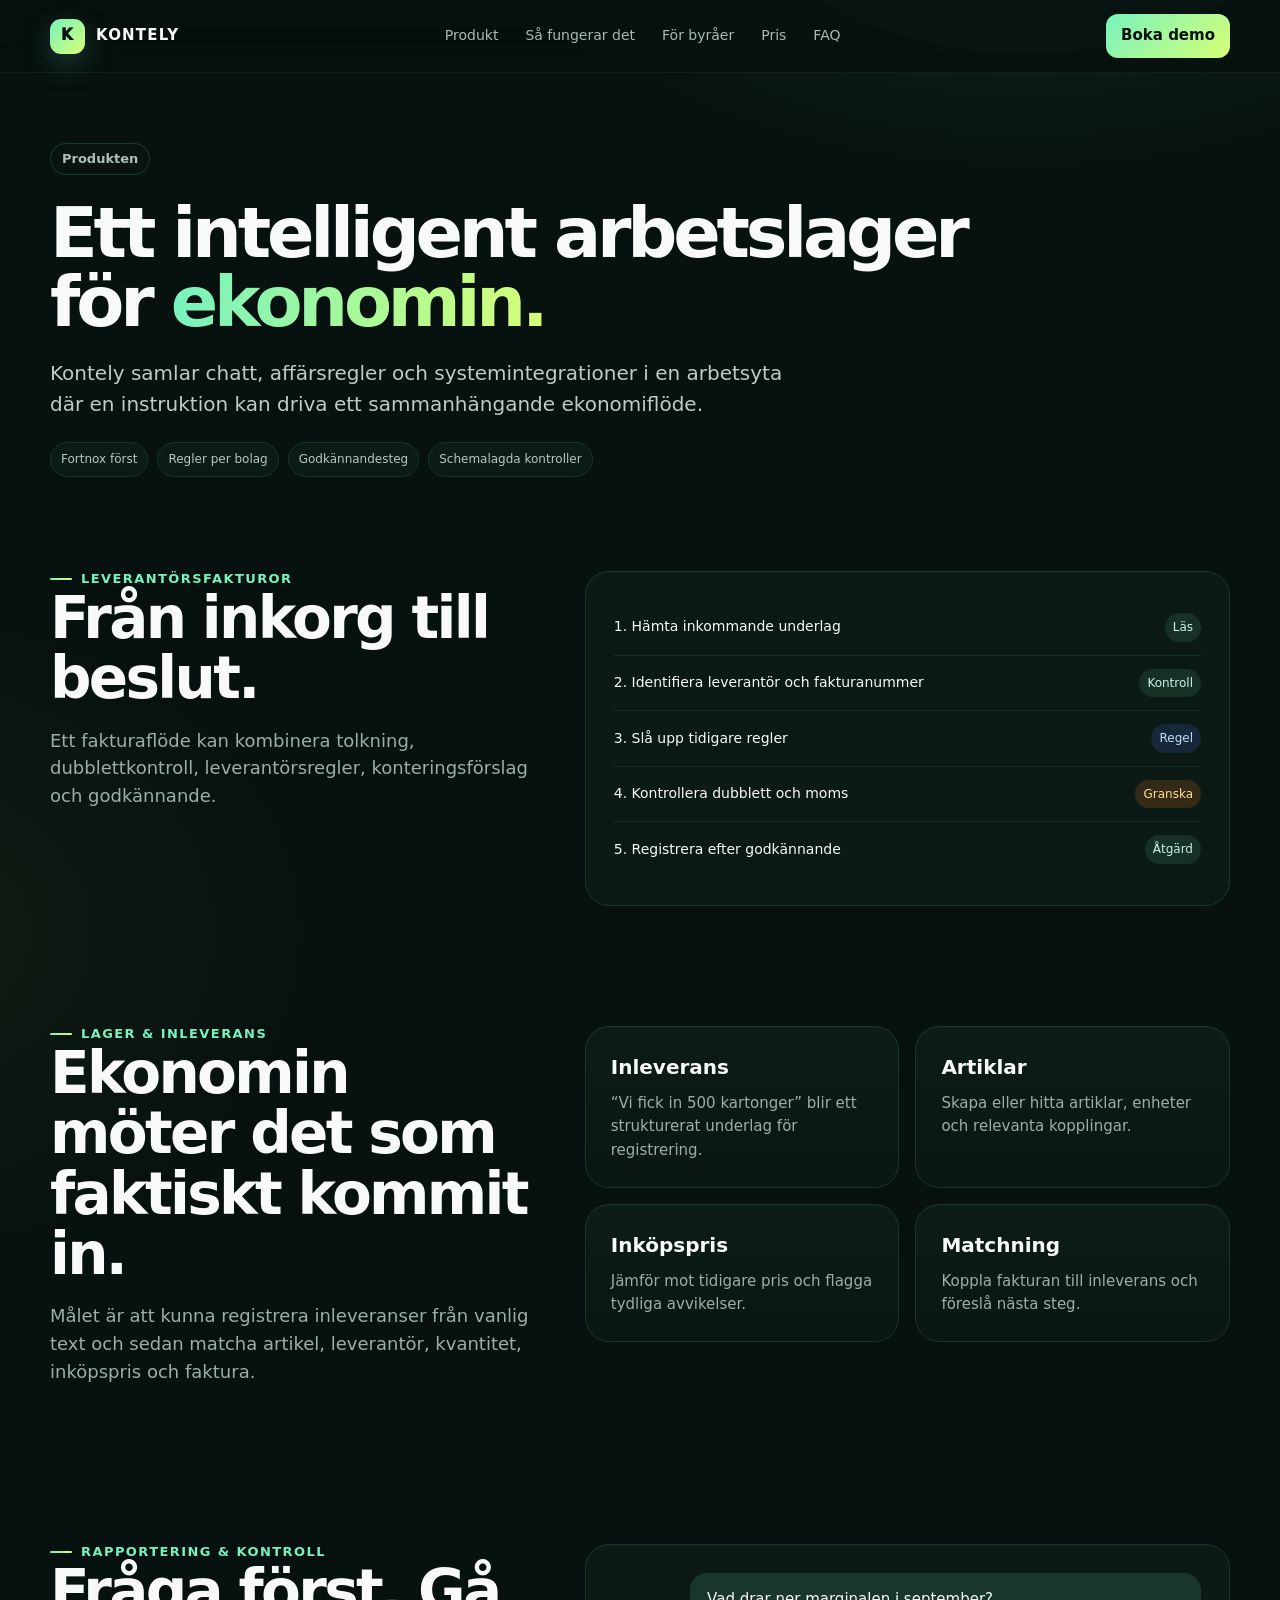
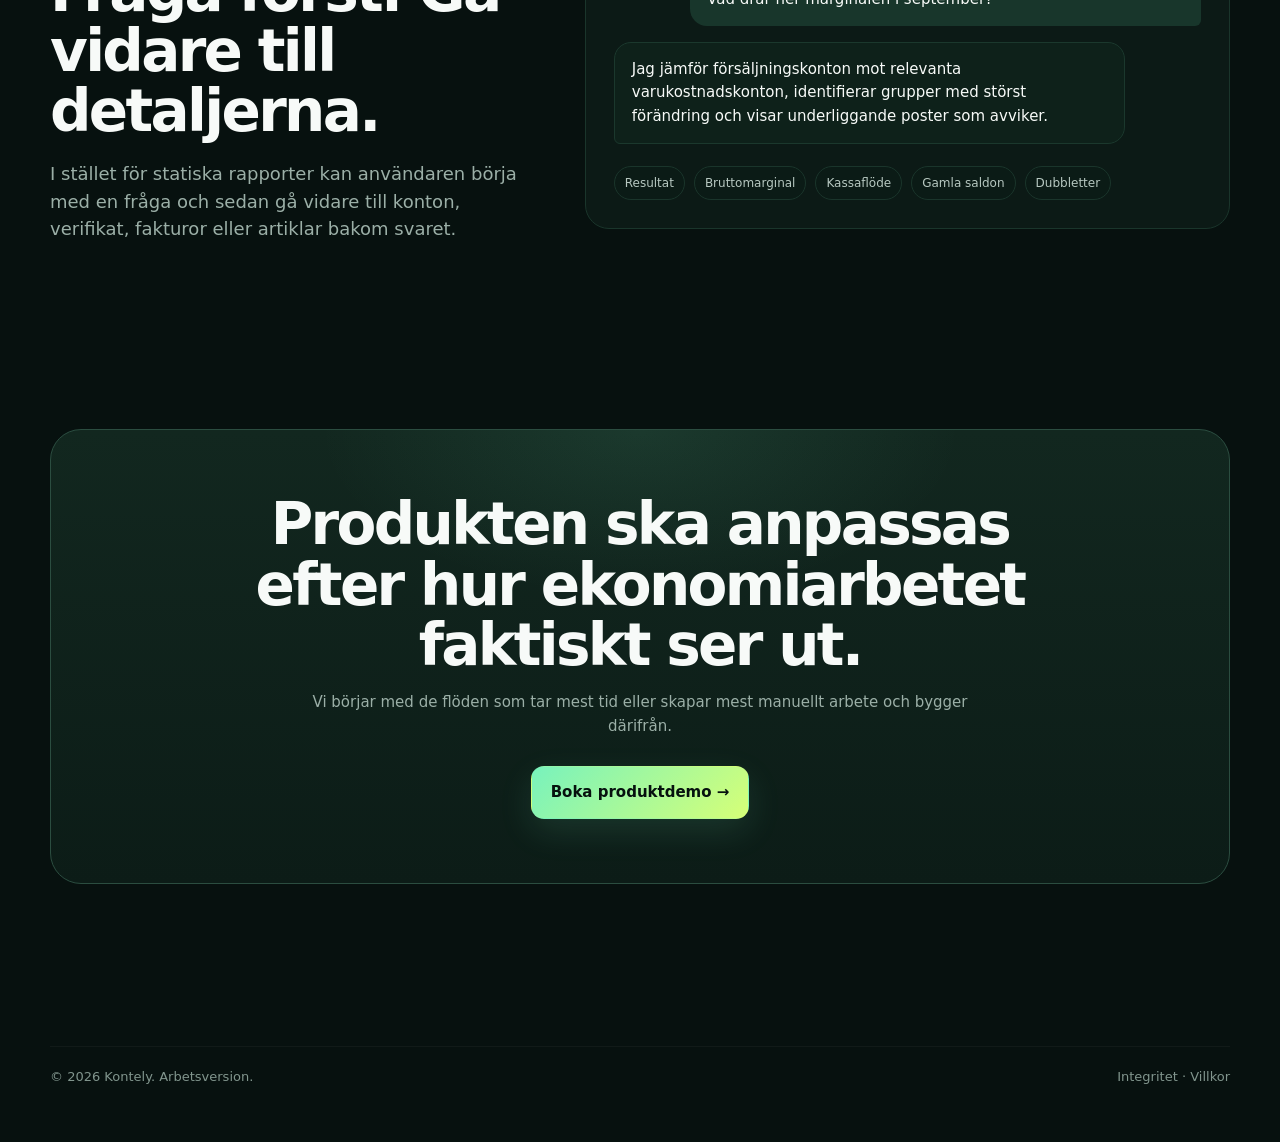
<file: produkt.html>
<!doctype html><html lang="sv"><head><meta charset="utf-8"><meta name="viewport" content="width=device-width,initial-scale=1"><meta name="theme-color" content="#07110f"><title>Produkt — Kontely</title><meta name="description" content="Se hur Kontely automatiserar fakturor, lager, rapportering och kontroller i ekonomiarbetet."><link rel="icon" href="favicon.svg"><link rel="stylesheet" href="styles.css"></head><body>
<nav><div class="wrap navin"><a class="brand" href="index.html"><span class="mark">K</span><span>KONTELY</span></a><div class="links"><a href="produkt.html">Produkt</a><a href="index.html#hur">Så fungerar det</a><a href="byra.html">För byråer</a><a href="index.html#pris">Pris</a><a href="index.html#faq">FAQ</a></div><div class="nav-actions"><a class="navcta primary" href="kontakt.html">Boka demo</a></div></div></nav>
<main><section class="hero compact"><div class="wrap"><div class="eyebrow">Produkten</div><h1>Ett intelligent arbetslager för <span class="grad">ekonomin.</span></h1><p class="lead">Kontely samlar chatt, affärsregler och systemintegrationer i en arbetsyta där en instruktion kan driva ett sammanhängande ekonomiflöde.</p><div class="badges"><span class="badge">Fortnox först</span><span class="badge">Regler per bolag</span><span class="badge">Godkännandesteg</span><span class="badge">Schemalagda kontroller</span></div></div></section>
<section class="section tight" id="fakturor"><div class="wrap split"><div><div class="eyebrow">Leverantörsfakturor</div><h2>Från inkorg till beslut.</h2><p class="sectionintro">Ett fakturaflöde kan kombinera tolkning, dubblettkontroll, leverantörsregler, konteringsförslag och godkännande.</p></div><div class="page-card"><div class="row"><span>1. Hämta inkommande underlag</span><span class="pill">Läs</span></div><div class="row"><span>2. Identifiera leverantör och fakturanummer</span><span class="pill">Kontroll</span></div><div class="row"><span>3. Slå upp tidigare regler</span><span class="pill info">Regel</span></div><div class="row"><span>4. Kontrollera dubblett och moms</span><span class="pill warn">Granska</span></div><div class="row"><span>5. Registrera efter godkännande</span><span class="pill">Åtgärd</span></div></div></div></section>
<section class="section tight" id="lager"><div class="wrap split"><div><div class="eyebrow">Lager & inleverans</div><h2>Ekonomin möter det som faktiskt kommit in.</h2><p class="sectionintro">Målet är att kunna registrera inleveranser från vanlig text och sedan matcha artikel, leverantör, kvantitet, inköpspris och faktura.</p></div><div class="grid2"><article class="card"><h3>Inleverans</h3><p>“Vi fick in 500 kartonger” blir ett strukturerat underlag för registrering.</p></article><article class="card"><h3>Artiklar</h3><p>Skapa eller hitta artiklar, enheter och relevanta kopplingar.</p></article><article class="card"><h3>Inköpspris</h3><p>Jämför mot tidigare pris och flagga tydliga avvikelser.</p></article><article class="card"><h3>Matchning</h3><p>Koppla fakturan till inleverans och föreslå nästa steg.</p></article></div></div></section>
<section class="section tight" id="rapportering"><div class="wrap split"><div><div class="eyebrow">Rapportering & kontroll</div><h2>Fråga först. Gå vidare till detaljerna.</h2><p class="sectionintro">I stället för statiska rapporter kan användaren börja med en fråga och sedan gå vidare till konton, verifikat, fakturor eller artiklar bakom svaret.</p></div><div class="page-card"><div class="msg user">Vad drar ner marginalen i september?</div><div class="msg ai">Jag jämför försäljningskonton mot relevanta varukostnadskonton, identifierar grupper med störst förändring och visar underliggande poster som avviker.</div><div class="badges"><span class="badge">Resultat</span><span class="badge">Bruttomarginal</span><span class="badge">Kassaflöde</span><span class="badge">Gamla saldon</span><span class="badge">Dubbletter</span></div></div></div></section>
<section class="section"><div class="wrap"><div class="cta"><h2>Produkten ska anpassas efter hur ekonomiarbetet faktiskt ser ut.</h2><p>Vi börjar med de flöden som tar mest tid eller skapar mest manuellt arbete och bygger därifrån.</p><a class="btn primary" href="kontakt.html">Boka produktdemo →</a></div></div></section></main>
<footer class="footer"><div class="wrap"><div class="copyright"><span>© 2026 Kontely. Arbetsversion.</span><span><a href="integritet.html">Integritet</a> · <a href="villkor.html">Villkor</a></span></div></div></footer><script src="app.js"></script></body></html>
</file>
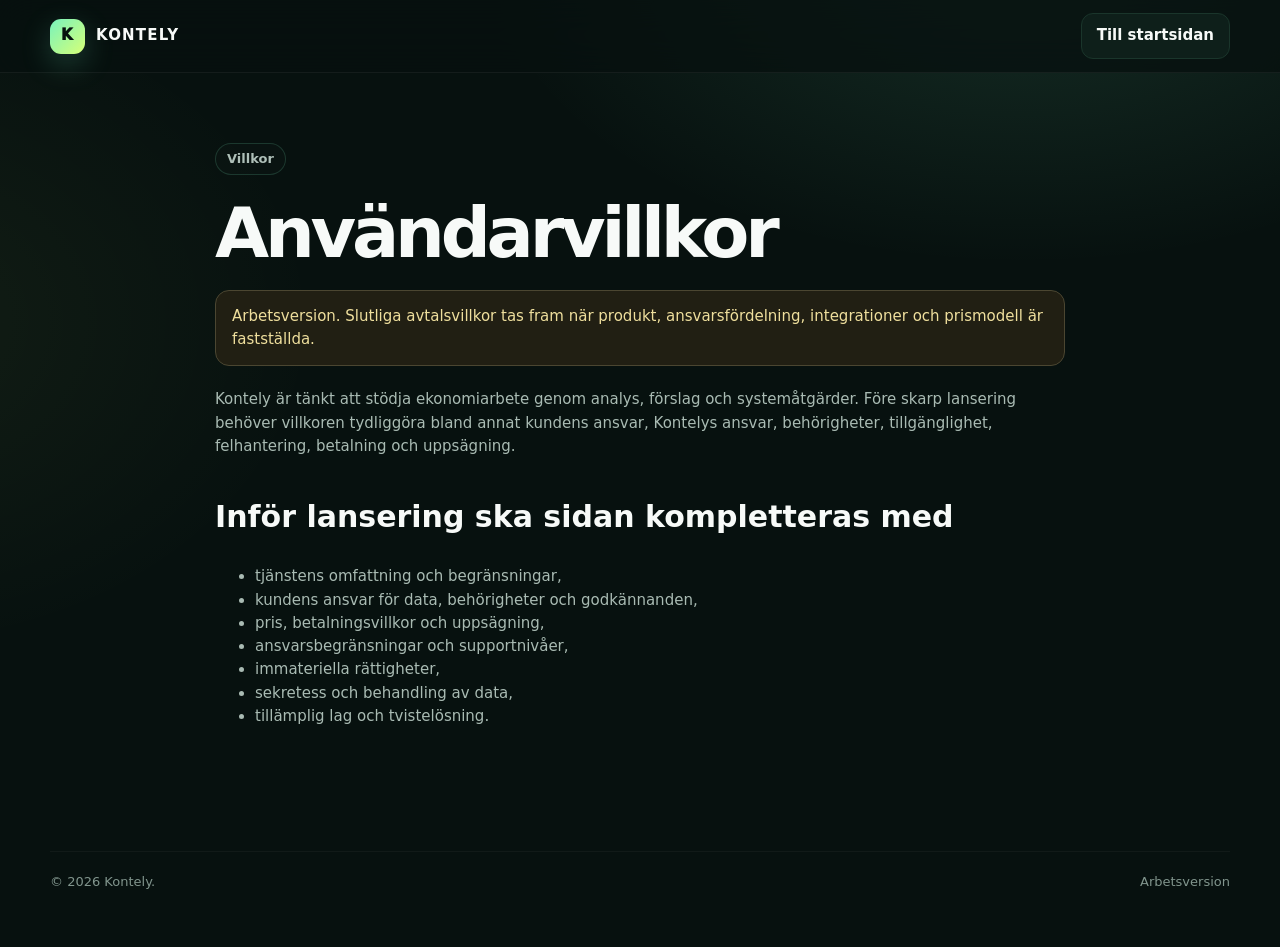
<file: villkor.html>
<!doctype html><html lang="sv"><head><meta charset="utf-8"><meta name="viewport" content="width=device-width,initial-scale=1"><meta name="theme-color" content="#07110f"><title>Villkor — Kontely</title><meta name="description" content="Information om användarvillkor för Kontely."><link rel="icon" href="favicon.svg"><link rel="stylesheet" href="styles.css"></head><body><nav><div class="wrap navin"><a class="brand" href="index.html"><span class="mark">K</span><span>KONTELY</span></a><div class="nav-actions"><a class="navcta" href="index.html">Till startsidan</a></div></div></nav><main><section class="hero compact"><div class="wrap legal"><div class="eyebrow">Villkor</div><h1>Användarvillkor</h1><div class="notice">Arbetsversion. Slutliga avtalsvillkor tas fram när produkt, ansvarsfördelning, integrationer och prismodell är fastställda.</div><p>Kontely är tänkt att stödja ekonomiarbete genom analys, förslag och systemåtgärder. Före skarp lansering behöver villkoren tydliggöra bland annat kundens ansvar, Kontelys ansvar, behörigheter, tillgänglighet, felhantering, betalning och uppsägning.</p><h2>Inför lansering ska sidan kompletteras med</h2><ul><li>tjänstens omfattning och begränsningar,</li><li>kundens ansvar för data, behörigheter och godkännanden,</li><li>pris, betalningsvillkor och uppsägning,</li><li>ansvarsbegränsningar och supportnivåer,</li><li>immateriella rättigheter,</li><li>sekretess och behandling av data,</li><li>tillämplig lag och tvistelösning.</li></ul></div></section></main><footer class="footer"><div class="wrap"><div class="copyright"><span>© 2026 Kontely.</span><span>Arbetsversion</span></div></div></footer></body></html>
</file>
<file: styles.css>
:root{
  --bg:#07110f;--bg-soft:#0a1713;--panel:#0d1c18;--panel-2:#10231d;
  --text:#f7faf8;--muted:#9bafa7;--muted2:#74877f;--line:#1a352b;
  --green:#78f2bd;--lime:#d6ff77;--amber:#ffd982;--red:#ffaaa0;--blue:#9fc9ff;
  --max:1180px;--radius:24px;--shadow:0 28px 80px rgba(0,0,0,.34);
}
*{box-sizing:border-box}html{scroll-behavior:smooth}body{margin:0;color:var(--text);background:
radial-gradient(900px 520px at 80% -5%,rgba(120,242,189,.13),transparent 60%),
radial-gradient(700px 520px at -10% 34%,rgba(214,255,119,.055),transparent 64%),var(--bg);
font:15px/1.55 Inter,ui-sans-serif,system-ui,-apple-system,BlinkMacSystemFont,"Segoe UI",sans-serif;-webkit-font-smoothing:antialiased}
a{color:inherit;text-decoration:none}button,input,textarea,select{font:inherit}button{color:inherit}.wrap{width:min(var(--max),calc(100% - 40px));margin:auto}
nav{position:sticky;top:0;z-index:50;border-bottom:1px solid rgba(255,255,255,.055);background:rgba(7,17,15,.76);backdrop-filter:blur(18px)}
.navin{height:72px;display:flex;align-items:center;justify-content:space-between;gap:28px}.brand{display:flex;align-items:center;gap:11px;font-weight:850;letter-spacing:.08em}.mark{width:35px;height:35px;border-radius:11px;display:grid;place-items:center;background:linear-gradient(135deg,var(--green),var(--lime));color:#06110e;font-weight:950;box-shadow:0 10px 30px rgba(120,242,189,.22)}.links{display:flex;align-items:center;gap:27px;color:#a8bbb4;font-size:14px}.links a:hover{color:#fff}.nav-actions{display:flex;align-items:center;gap:10px}.navcta{padding:10px 15px;border-radius:12px;border:1px solid var(--line);background:#0e1f1a;font-weight:750}.navcta.primary{border:0;background:linear-gradient(135deg,var(--green),var(--lime));color:#06110e}.menu-btn{display:none;background:#0d1c18;border:1px solid var(--line);border-radius:11px;padding:8px 11px}
.hero{padding:92px 0 56px}.hero.compact{padding:70px 0 34px}.eyebrow{display:inline-flex;align-items:center;gap:8px;padding:7px 11px;border:1px solid var(--line);border-radius:999px;background:rgba(255,255,255,.018);color:#c8d5d0;font-size:13px}.dot{width:7px;height:7px;border-radius:50%;background:var(--green);box-shadow:0 0 18px var(--green)}
h1,h2,h3{margin-top:0}.hero h1{max-width:960px;font-size:clamp(52px,7vw,86px);line-height:.98;letter-spacing:-.06em;margin:24px 0 22px}.hero.compact h1{font-size:clamp(44px,6vw,70px)}.grad{background:linear-gradient(90deg,var(--green),var(--lime));-webkit-background-clip:text;background-clip:text;color:transparent}.lead{max-width:770px;color:#bdccc6;font-size:20px}.heroactions{display:flex;gap:12px;flex-wrap:wrap;margin-top:30px}.btn{display:inline-flex;align-items:center;justify-content:center;gap:8px;padding:14px 19px;border-radius:13px;border:1px solid var(--line);background:#0c1b17;cursor:pointer;font-weight:760;transition:.18s ease}.btn:hover{transform:translateY(-2px);border-color:#315548}.btn.primary{background:linear-gradient(135deg,var(--green),var(--lime));color:#06110e;border-color:transparent;box-shadow:0 12px 34px rgba(120,242,189,.12)}.btn.ghost{background:transparent}.btn.small{padding:10px 14px;font-size:14px}.micro{font-size:13px;color:#7f938b;margin-top:13px}
.trustline{display:grid;grid-template-columns:repeat(3,1fr);gap:1px;margin-top:46px;border:1px solid var(--line);border-radius:18px;overflow:hidden;background:var(--line)}.trustline span{padding:16px 18px;background:#0a1713;color:#879b93;font-size:13px}.trustline strong{display:block;color:#dce6e2;margin-bottom:2px;font-size:13px}
.demo{position:relative;margin-top:54px;padding:14px;border:1px solid #224238;border-radius:30px;background:linear-gradient(180deg,rgba(255,255,255,.035),rgba(255,255,255,.012));box-shadow:var(--shadow)}.demo:before{content:"";position:absolute;inset:-1px;border-radius:30px;padding:1px;background:linear-gradient(110deg,rgba(120,242,189,.26),transparent 28%,transparent 70%,rgba(214,255,119,.13));-webkit-mask:linear-gradient(#000 0 0) content-box,linear-gradient(#000 0 0);-webkit-mask-composite:xor;pointer-events:none}.window{border:1px solid #203c32;border-radius:21px;overflow:hidden;background:#08140f}.bar{height:54px;display:flex;align-items:center;justify-content:space-between;padding:0 18px;border-bottom:1px solid #173027;color:#8ea29a;font-size:13px}.window-title{display:flex;align-items:center;gap:10px}.mini-mark{width:25px;height:25px;border-radius:8px;display:grid;place-items:center;background:linear-gradient(135deg,var(--green),var(--lime));color:#06110e;font-size:11px;font-weight:900}.lights{display:flex;gap:7px}.lights i{width:8px;height:8px;border-radius:50%;background:#2a463b}.demo-tabs{display:flex;gap:7px;padding:12px 14px;border-bottom:1px solid #173027;overflow:auto}.demo-tab{white-space:nowrap;padding:8px 11px;border-radius:10px;border:1px solid #1d392f;background:#0b1814;color:#91a69d;font-size:13px;cursor:pointer}.demo-tab.active{background:#163229;color:#e4fff2;border-color:#35624f}.demo-grid{display:grid;grid-template-columns:1.15fr .85fr;min-height:430px}.chat{padding:28px;border-right:1px solid #173027;background:radial-gradient(460px 260px at 10% 0,rgba(120,242,189,.035),transparent 70%)}.msg{max-width:87%;padding:15px 17px;border-radius:17px;margin-bottom:16px;font-size:15px}.user{margin-left:auto;background:#18362b;border-bottom-right-radius:6px}.ai{background:#0e211a;border:1px solid #1b382d;border-bottom-left-radius:6px}.ai strong{color:#fff}.status{padding:25px;background:linear-gradient(180deg,#0b1914,#09130f)}.status h3{margin:0 0 18px;font-size:15px;color:#d1ddd8}.row{display:flex;justify-content:space-between;gap:14px;align-items:center;padding:13px 0;border-bottom:1px solid #173028;font-size:14px}.row:last-child{border-bottom:0}.pill{white-space:nowrap;padding:5px 8px;border-radius:999px;background:#173127;color:#c9f3e1;font-size:12px}.pill.warn{background:#332b17;color:#ffdf90}.pill.skip{background:#32211f;color:#ffc1b9}.pill.info{background:#17283a;color:#c0dcff}.progress{height:6px;border-radius:999px;background:#142821;overflow:hidden;margin-top:18px}.progress span{display:block;width:71%;height:100%;background:linear-gradient(90deg,var(--green),var(--lime))}
.section{padding:88px 0}.section.tight{padding:60px 0}.section h2{font-size:clamp(36px,5vw,58px);line-height:1.04;letter-spacing:-.046em;margin:0 0 18px}.sectionintro{max-width:720px;color:var(--muted);font-size:18px;margin-bottom:38px}.grid3{display:grid;grid-template-columns:repeat(3,1fr);gap:16px}.grid2{display:grid;grid-template-columns:repeat(2,1fr);gap:16px}.card{position:relative;overflow:hidden;padding:25px;border:1px solid var(--line);border-radius:var(--radius);background:linear-gradient(180deg,var(--panel),#0a1713);transition:.18s ease}.card:hover{transform:translateY(-3px);border-color:#32574a}.card .icon{width:43px;height:43px;display:grid;place-items:center;border-radius:12px;background:#16352a;color:var(--green);font-weight:850;margin-bottom:34px}.card h3{margin:0 0 9px;font-size:20px}.card p{margin:0;color:var(--muted)}.card .tag{display:inline-block;margin-top:18px;padding:5px 8px;border:1px solid var(--line);border-radius:999px;color:#bdd0c8;font-size:12px}.feature-card{min-height:242px}.feature-card:after{content:"";position:absolute;width:150px;height:150px;right:-70px;bottom:-70px;background:radial-gradient(circle,rgba(120,242,189,.1),transparent 70%)}
.split{display:grid;grid-template-columns:.86fr 1.14fr;gap:48px;align-items:start}.steps{display:grid;gap:12px}.step{padding:20px;border:1px solid var(--line);border-radius:18px;background:#0c1b17}.step b{display:block;margin-bottom:5px;font-size:16px}.step span{color:var(--muted);font-size:14px}.number{margin-bottom:8px;color:var(--green);font-size:12px;letter-spacing:.14em;text-transform:uppercase}.checklist{display:grid;gap:11px;margin-top:24px}.check{display:flex;gap:10px;align-items:flex-start;color:#c3d0cb}.check i{font-style:normal;color:var(--green);font-weight:900}
.workflow{display:grid;grid-template-columns:1fr 68px 1fr 68px 1fr;gap:8px;align-items:center;margin-top:34px}.node{padding:22px;border:1px solid var(--line);border-radius:18px;background:#0c1a16;text-align:center}.node b{display:block;margin-bottom:5px}.node span{color:var(--muted);font-size:13px}.arrow{text-align:center;color:#577269;font-size:24px}
.agency{display:grid;grid-template-columns:1fr .9fr;gap:32px;align-items:center;padding:50px;border:1px solid #2a4b3e;border-radius:31px;background:radial-gradient(520px 320px at 82% 16%,rgba(120,242,189,.11),transparent 62%),#0d1c17}.agency h2{margin:0 0 15px}.bullets{display:grid;grid-template-columns:1fr 1fr;gap:10px;margin-top:23px}.bullet{padding:12px;border:1px solid #203c32;border-radius:12px;background:#10251e;color:#ccd7d3;font-size:14px}.metricbox{display:grid;grid-template-columns:1fr 1fr;gap:12px}.metric{padding:22px;border:1px solid #29493c;border-radius:18px;background:#091510}.metric strong{display:block;font-size:34px;letter-spacing:-.04em}.metric span{color:var(--muted);font-size:13px}
.pricing{display:grid;grid-template-columns:1fr 1fr;gap:16px;max-width:930px}.price{padding:30px;border:1px solid var(--line);border-radius:24px;background:#0c1b16}.price.featured{border-color:#4b806b;box-shadow:0 0 0 1px rgba(120,242,189,.07) inset}.price h3{font-size:24px;margin:0}.price p{color:var(--muted)}.amount{margin:22px 0 4px;font-size:44px;font-weight:850;letter-spacing:-.045em}.amount small{font-size:15px;color:var(--muted);font-weight:500}.list{display:grid;gap:10px;margin:24px 0}.list div{color:#c4d2cd;font-size:14px}
.faq{max-width:900px}.faq-item{border-bottom:1px solid var(--line)}.faq-q{width:100%;display:flex;justify-content:space-between;gap:20px;padding:20px 0;background:none;border:0;text-align:left;font-weight:750;cursor:pointer}.faq-q span:last-child{color:var(--green)}.faq-a{display:none;max-width:760px;padding:0 0 20px;color:var(--muted)}.faq-item.open .faq-a{display:block}.faq-item.open .faq-q span:last-child{transform:rotate(45deg)}
.cta{padding:64px;border:1px solid #2b4d40;border-radius:31px;text-align:center;background:radial-gradient(460px 240px at 50% 0,rgba(120,242,189,.09),transparent 70%),linear-gradient(180deg,#12271f,#0c1c17)}.cta h2{max-width:790px;margin:0 auto 16px}.cta p{max-width:670px;margin:0 auto 28px;color:var(--muted)}
.form-wrap{display:grid;grid-template-columns:.85fr 1.15fr;gap:30px}.form-card,.page-card{padding:28px;border:1px solid var(--line);border-radius:24px;background:#0c1a16}.field{display:grid;gap:7px;margin-bottom:15px}.field label{font-size:13px;color:#cbd7d2}.field input,.field textarea,.field select{width:100%;padding:13px 14px;border:1px solid #203c32;border-radius:12px;background:#081510;color:#fff;outline:none}.field input:focus,.field textarea:focus,.field select:focus{border-color:#4f9075}.field textarea{min-height:120px;resize:vertical}.form-note{margin-top:11px;color:#81948c;font-size:12px}.success{display:none;margin-top:14px;padding:12px;border:1px solid #2d654f;border-radius:12px;background:#102c22;color:#c9f3e1}
.footer{padding:44px 0 55px;color:#81958d;font-size:13px}.foot{display:grid;grid-template-columns:1.2fr 1fr 1fr 1fr;gap:28px;padding-top:30px;border-top:1px solid var(--line)}.foot h4{margin:0 0 12px;color:#dbe5e1;font-size:13px}.foot a{display:block;margin:7px 0;color:#8fa39a}.foot a:hover{color:#fff}.foot-brand{max-width:280px}.copyright{display:flex;justify-content:space-between;gap:20px;flex-wrap:wrap;margin-top:30px;padding-top:20px;border-top:1px solid rgba(255,255,255,.04)}.legal{max-width:850px}.legal h2{font-size:30px;margin-top:36px}.legal p,.legal li{color:#a9bbb3}.notice{margin:22px 0;padding:14px 16px;border:1px solid #4b4631;border-radius:14px;background:#211f13;color:#efdf9d}.badges{display:flex;flex-wrap:wrap;gap:9px;margin-top:22px}.badge{padding:7px 10px;border:1px solid var(--line);border-radius:999px;background:#0b1b16;color:#b7c8c1;font-size:12px}
@media(max-width:900px){.links{display:none}.menu-btn{display:block}.nav-actions .navcta:not(.primary){display:none}.hero{padding-top:60px}.demo-grid,.split,.agency,.form-wrap{grid-template-columns:1fr}.chat{border-right:0;border-bottom:1px solid #173027}.grid3,.pricing{grid-template-columns:1fr}.workflow{grid-template-columns:1fr}.arrow{transform:rotate(90deg)}.agency{padding:32px}.foot{grid-template-columns:1fr 1fr}.hero h1{font-size:56px}.trustline{grid-template-columns:1fr}}
@media(max-width:560px){.wrap{width:min(100% - 26px,var(--max))}.hero h1{font-size:45px}.lead{font-size:18px}.section{padding:68px 0}.grid2,.bullets,.metricbox,.foot{grid-template-columns:1fr}.cta{padding:36px 22px}.agency{padding:26px}.demo{padding:8px}.bar{font-size:12px}.chat,.status{padding:18px}.msg{max-width:96%}.navin{height:66px}.navcta.primary{padding:9px 12px}.heroactions .btn{width:100%}}

.mobile-menu{display:none}
@media(max-width:900px){
  nav.menu-open .mobile-menu{display:grid;padding:10px 20px 18px;border-top:1px solid var(--line);background:rgba(7,17,15,.98)}
  .mobile-menu a{padding:14px 4px;border-bottom:1px solid rgba(255,255,255,.06);font-weight:700;color:#dce6e2}
  .mobile-menu a:last-child{border-bottom:0}
  .mobile-menu .mobile-demo{color:#06110e;background:linear-gradient(135deg,var(--green),var(--lime));padding:12px 14px;border-radius:12px;margin-top:10px;text-align:center}
  .menu-btn{min-width:42px;font-size:20px;line-height:1}
}

/* Premium polish */
::selection{background:rgba(120,242,189,.25);color:#fff}
a,button{-webkit-tap-highlight-color:transparent}.btn:focus-visible,.navcta:focus-visible,.menu-btn:focus-visible,.demo-tab:focus-visible,.faq-q:focus-visible,a:focus-visible{outline:2px solid var(--green);outline-offset:3px}
.hero-proof{display:flex;flex-wrap:wrap;gap:10px;margin-top:20px}.hero-proof span{display:flex;align-items:center;gap:8px;padding:9px 12px;border:1px solid rgba(120,242,189,.14);border-radius:999px;background:rgba(13,28,24,.62);color:#b8c9c2;font-size:12px}.hero-proof b{color:var(--green);font-size:11px;letter-spacing:.08em}
.card,.price,.step,.page-card,.metric,.node{box-shadow:inset 0 1px 0 rgba(255,255,255,.025)}
.navcta,.btn,.menu-btn,.demo-tab{transition:transform .18s ease,border-color .18s ease,background .18s ease,opacity .18s ease}.navcta:hover{border-color:#315548}.navcta.primary:hover,.btn.primary:hover{filter:brightness(1.04)}
@media(max-width:560px){.hero{padding-top:46px}.hero h1{font-size:clamp(42px,12.4vw,52px);line-height:1.01}.hero.compact h1{font-size:clamp(40px,11.5vw,49px)}.trustline{margin-top:32px}.hero-proof{gap:7px}.hero-proof span{width:100%;border-radius:12px}.demo{margin-top:38px}.section h2{font-size:clamp(34px,10vw,44px)}.amount{font-size:38px}}
@media(prefers-reduced-motion:reduce){html{scroll-behavior:auto}*,*:before,*:after{transition:none!important}}

/* Mobile hero proof layout fix */
@media(max-width:560px){
  .hero-proof{display:grid;grid-template-columns:1fr;gap:8px;margin-top:18px}
  .hero-proof span{display:grid;grid-template-columns:34px 1fr;align-items:center;gap:8px;width:100%;padding:11px 13px;border-radius:12px;line-height:1.35}
  .hero-proof b{display:block;font-size:11px;letter-spacing:.08em}
}

/* Desktop section typography refinement */
#produkt .eyebrow{max-width:100%;white-space:normal}
#produkt h2{max-width:980px;font-size:clamp(42px,4.4vw,64px);line-height:1.02;letter-spacing:-.045em;text-wrap:balance}
@media(min-width:901px){#produkt .sectionintro{max-width:780px}}
@media(max-width:900px){#produkt h2{font-size:clamp(36px,7vw,52px)}}

/* Eyebrow labels: compact premium section labels */
.eyebrow{max-width:min(100%,620px);padding:6px 10px;border-radius:10px;font-size:12px;line-height:1.25;letter-spacing:.035em;font-weight:700;color:#aebfb8;background:rgba(255,255,255,.012);border-color:rgba(120,242,189,.16)}
.hero>.wrap>.eyebrow{border-radius:999px}
@media(max-width:560px){.eyebrow{max-width:100%;font-size:11px;padding:6px 9px;letter-spacing:.025em}.hero>.wrap>.eyebrow{border-radius:999px}}

/* Section label sizing balance */
.eyebrow{font-size:14px;padding:8px 14px;line-height:1.25;letter-spacing:.02em;font-weight:700;border-radius:12px}
@media(max-width:560px){.eyebrow{font-size:13px;padding:7px 12px}}

/* Section kicker redesign: clear hierarchy, not button-like */
.section .eyebrow,.section.tight .eyebrow,.agency .eyebrow{display:flex;width:max-content;max-width:100%;align-items:center;gap:9px;padding:0;border:0;border-radius:0;background:transparent;color:var(--green);font-size:13px;line-height:1.3;font-weight:800;letter-spacing:.11em;text-transform:uppercase}
.section .eyebrow:before,.section.tight .eyebrow:before,.agency .eyebrow:before{content:"";width:22px;height:2px;border-radius:2px;background:linear-gradient(90deg,var(--green),var(--lime));flex:0 0 auto}
.hero>.wrap>.eyebrow{font-size:13px;padding:7px 11px;letter-spacing:0;text-transform:none;font-weight:600}
@media(max-width:560px){.section .eyebrow,.section.tight .eyebrow,.agency .eyebrow{font-size:12px;letter-spacing:.09em}.section .eyebrow:before,.section.tight .eyebrow:before,.agency .eyebrow:before{width:18px}}

/* Sitewide consistency & accessibility */
section[id]{scroll-margin-top:92px}
img,svg{max-width:100%}
button:disabled{cursor:not-allowed;opacity:.6}
.field input::placeholder,.field textarea::placeholder{color:#71857d}
.field select{appearance:auto}
.faq-q span:last-child{transition:transform .18s ease}
@media(max-width:900px){.nav-actions{margin-left:auto}.mobile-menu{box-shadow:0 18px 36px rgba(0,0,0,.22)}}
@media(max-width:560px){.sectionintro{font-size:17px;line-height:1.6}.card,.page-card,.price,.step{border-radius:18px}.form-card{padding:22px}.row{align-items:flex-start}.row .pill{flex:0 0 auto}.hero.compact{padding-bottom:24px}}
</file>
